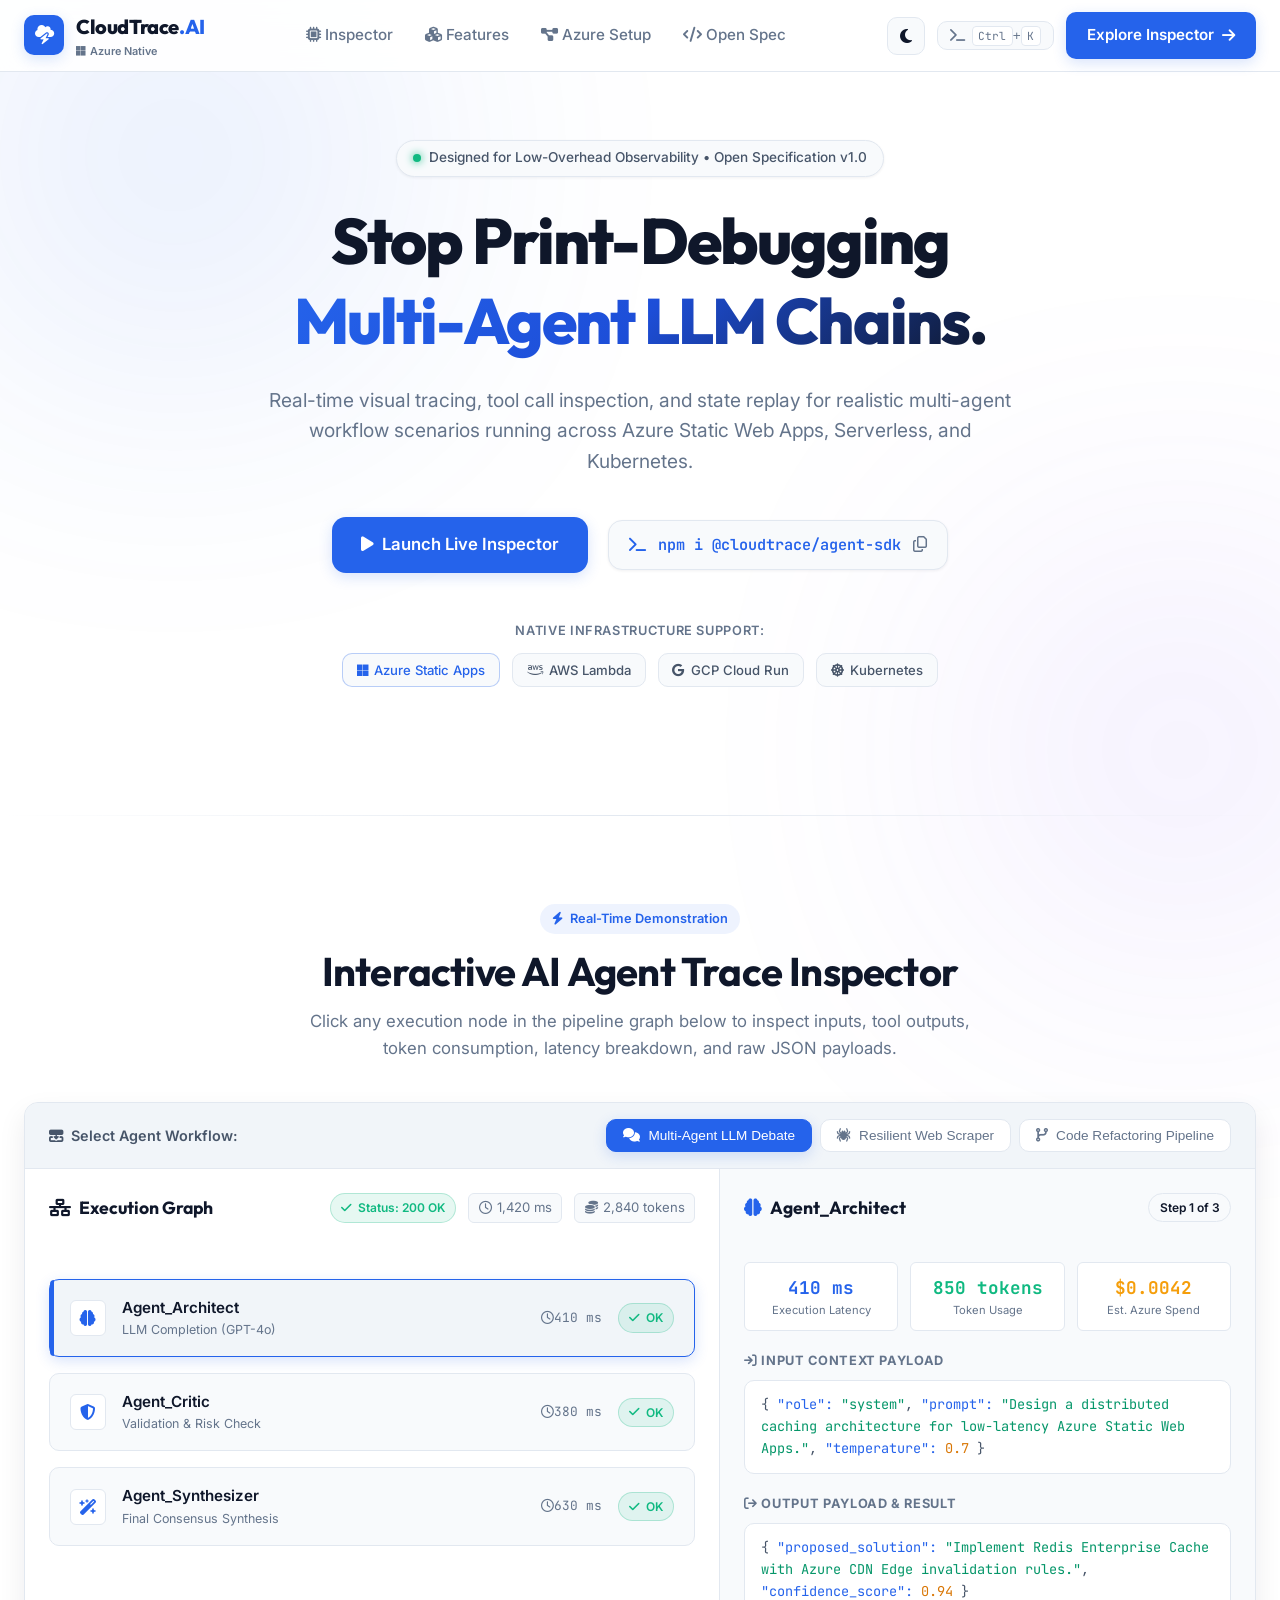
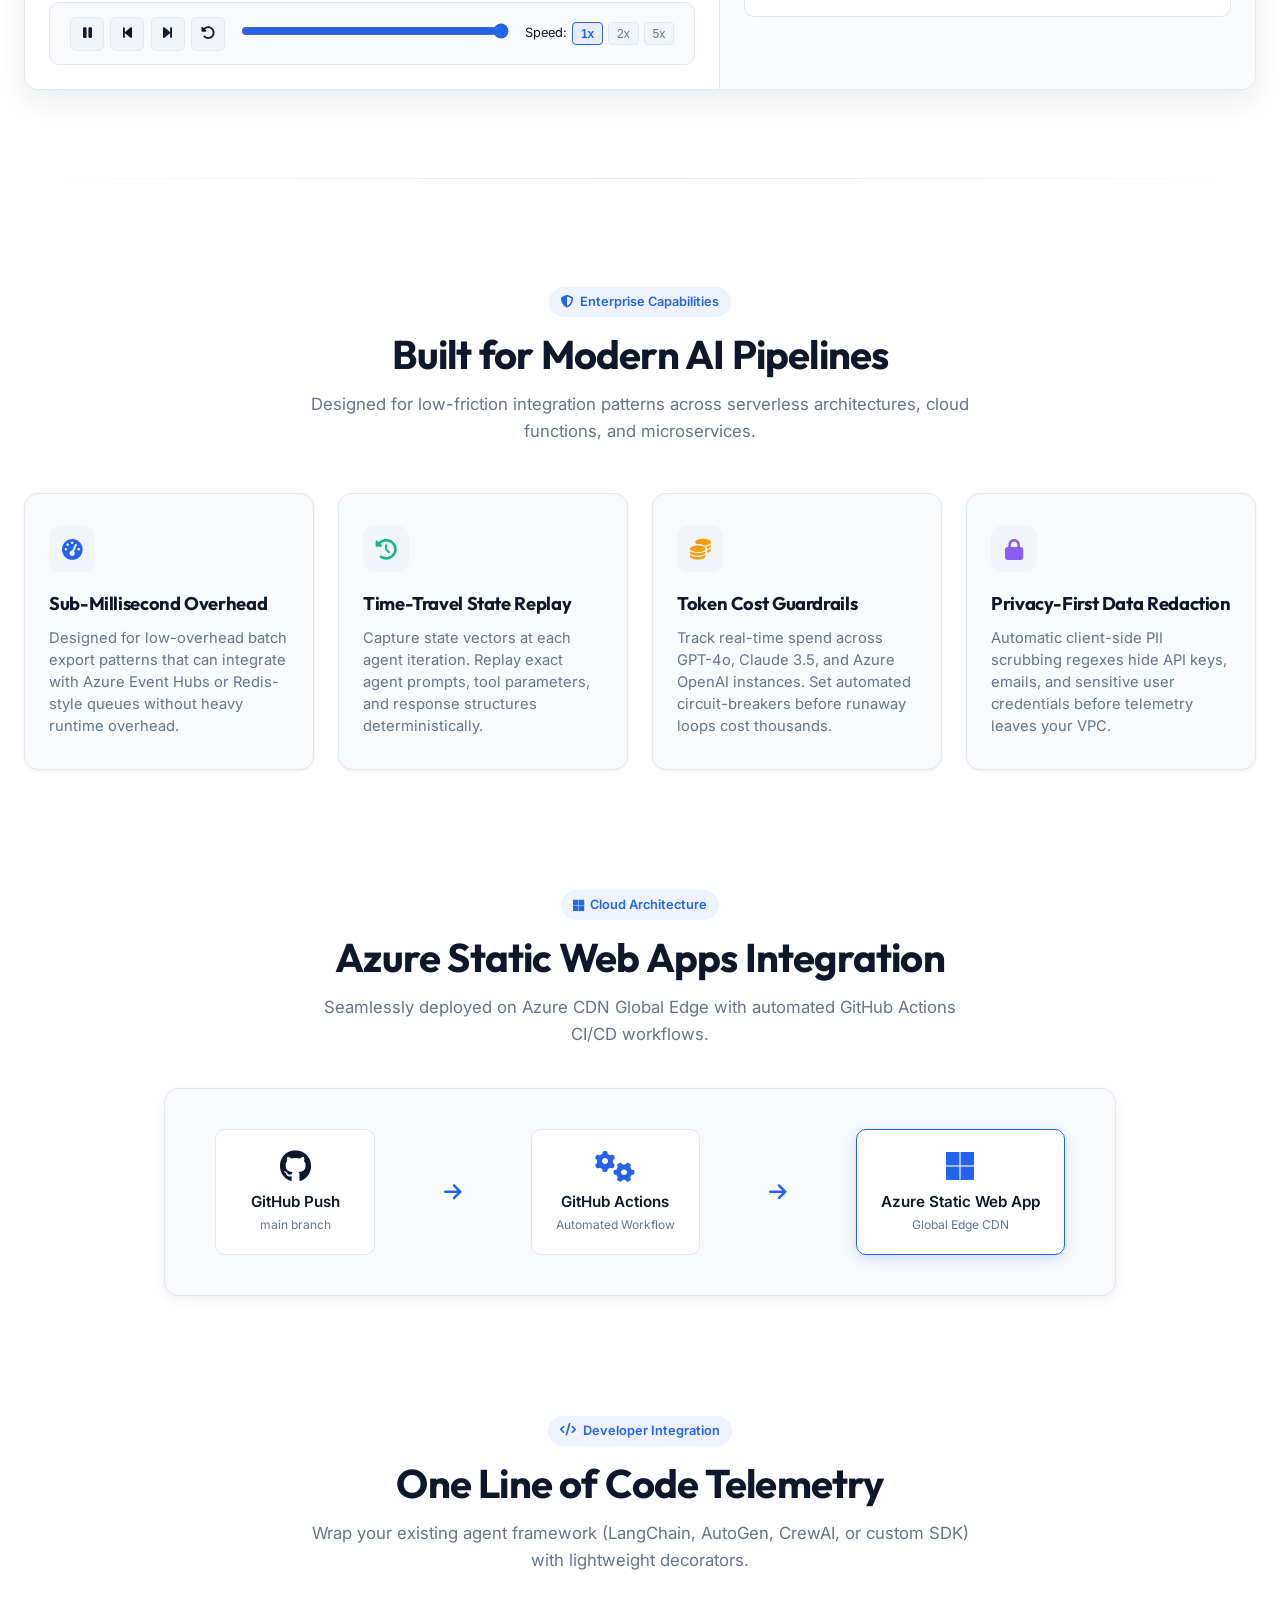
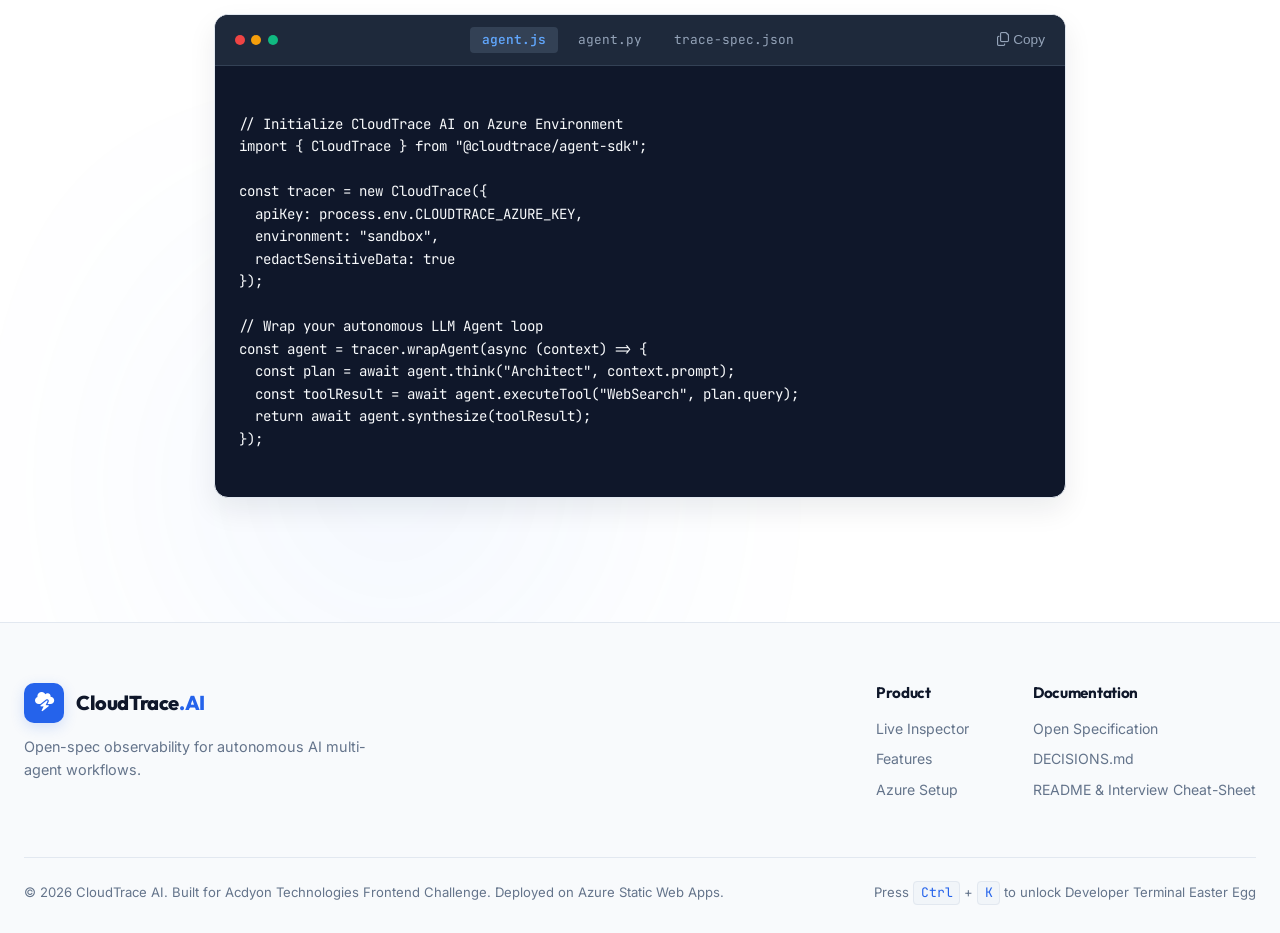
<file: index.html>
<!DOCTYPE html>
<html lang="en" data-theme="light">
<head>
  <meta charset="UTF-8" />
  <meta name="viewport" content="width=device-width, initial-scale=1.0" />
  <title>CloudTrace AI — Observability & Real-Time Inspector for Multi-Agent AI</title>
  <meta name="description" content="Open-spec debugger, step replay engine, and token cost visualizer for autonomous AI agents deployed on Azure, AWS, and Kubernetes." />
  
  <!-- Modern Fonts -->
  <link rel="preconnect" href="https://fonts.googleapis.com">
  <link rel="preconnect" href="https://fonts.gstatic.com" crossorigin>
  <link href="https://fonts.googleapis.com/css2?family=Inter:wght@300;400;500;600;700&family=JetBrains+Mono:ital,wght@0,400;0,500;0,600;0,700;1,400&family=Outfit:wght@400;500;600;700;800&display=swap" rel="stylesheet">
  
  <!-- FontAwesome 6 -->
  <link rel="stylesheet" href="https://cdnjs.cloudflare.com/ajax/libs/font-awesome/6.5.1/css/all.min.css" />

  <!-- Core Stylesheet -->
  <link rel="stylesheet" href="style.css" />
</head>
<body>

  <!-- Background Animated Gradients -->
  <div class="bg-glow bg-glow-1"></div>
  <div class="bg-glow bg-glow-2"></div>
  <div class="bg-glow bg-glow-3"></div>

  <!-- Navigation Bar -->
  <header class="navbar" id="navbar">
    <div class="nav-container">
      <a href="#" class="brand">
        <div class="brand-icon">
          <i class="fa-solid fa-cloud-bolt"></i>
        </div>
        <div class="brand-text">
          <span class="brand-name">CloudTrace<span class="brand-accent">.AI</span></span>
          <span class="brand-badge"><i class="fa-brands fa-microsoft"></i> Azure Native</span>
        </div>
      </a>

      <nav class="nav-links" id="navLinks">
        <a href="#inspector" class="nav-link"><i class="fa-solid fa-microchip me-1"></i> Inspector</a>
        <a href="#features" class="nav-link"><i class="fa-solid fa-cubes me-1"></i> Features</a>
        <a href="#architecture" class="nav-link"><i class="fa-solid fa-diagram-project me-1"></i> Azure Setup</a>
        <a href="#open-spec" class="nav-link"><i class="fa-solid fa-code me-1"></i> Open Spec</a>
      </nav>

      <div class="nav-actions">
        <!-- Dark/Light Theme Switcher -->
        <button id="themeToggle" class="theme-toggle-btn" aria-label="Toggle Dark/Light Mode" title="Toggle Theme">
          <i class="fa-solid fa-moon icon-dark"></i>
          <i class="fa-solid fa-sun icon-light"></i>
        </button>

        <!-- Easter Egg CLI Hint Trigger -->
        <button id="cliTriggerBtn" class="cli-hint-btn" title="Open Interactive CLI Modal (Ctrl + K)">
          <i class="fa-solid fa-terminal"></i>
          <span><kbd>Ctrl</kbd>+<kbd>K</kbd></span>
        </button>

        <!-- Primary CTA -->
        <a href="#inspector" class="btn btn-primary nav-cta">
          <span>Explore Inspector</span>
          <i class="fa-solid fa-arrow-right"></i>
        </a>

        <!-- Mobile Menu Toggle Button -->
        <button id="mobileMenuBtn" class="mobile-menu-btn" aria-label="Toggle Navigation Menu">
          <i class="fa-solid fa-bars"></i>
        </button>
      </div>
    </div>
  </header>

  <!-- Hero Section -->
  <section class="hero" id="hero">
    <div class="hero-container">
      <div class="hero-badge-row">
        <span class="hero-badge">
          <span class="pulse-dot"></span>
          <span>Designed for Low-Overhead Observability • Open Specification v1.0</span>
        </span>
      </div>

      <h1 class="hero-title">
        Stop Print-Debugging <br />
        <span class="text-gradient">Multi-Agent LLM Chains.</span>
      </h1>

      <p class="hero-subtitle">
        Real-time visual tracing, tool call inspection, and state replay for realistic multi-agent workflow scenarios running across Azure Static Web Apps, Serverless, and Kubernetes.
      </p>

      <div class="hero-actions">
        <a href="#inspector" class="btn btn-primary btn-lg">
          <i class="fa-solid fa-play"></i>
          <span>Launch Live Inspector</span>
        </a>

        <div class="hero-install-box">
          <i class="fa-solid fa-terminal text-accent"></i>
          <code id="installCmd">npm i @cloudtrace/agent-sdk</code>
          <button id="copyInstallBtn" class="copy-btn" title="Copy command">
            <i class="fa-regular fa-copy"></i>
          </button>
        </div>
      </div>

      <!-- Cloud Provider Integrity Bar -->
      <div class="cloud-providers">
        <span class="providers-label">Native Infrastructure Support:</span>
        <div class="provider-badges">
          <span class="provider-tag azure"><i class="fa-brands fa-microsoft"></i> Azure Static Apps</span>
          <span class="provider-tag aws"><i class="fa-brands fa-aws"></i> AWS Lambda</span>
          <span class="provider-tag gcp"><i class="fa-brands fa-google"></i> GCP Cloud Run</span>
          <span class="provider-tag k8s"><i class="fa-solid fa-dharmachakra"></i> Kubernetes</span>
        </div>
      </div>
    </div>
  </section>

  <!-- Section Divider -->
  <div class="section-divider"></div>

  <!-- Interactive Live Inspector Section -->
  <section class="inspector-section" id="inspector">
    <div class="section-header text-center">
      <span class="section-tag"><i class="fa-solid fa-bolt"></i> Real-Time Demonstration</span>
      <h2 class="section-title">Interactive AI Agent Trace Inspector</h2>
      <p class="section-desc">
        Click any execution node in the pipeline graph below to inspect inputs, tool outputs, token consumption, latency breakdown, and raw JSON payloads.
      </p>
    </div>

    <!-- Inspector Outer Container -->
    <div class="inspector-container">
      
      <!-- Scenario Selector Tabs -->
      <div class="scenario-bar">
        <div class="scenario-label">
          <i class="fa-solid fa-diagram-next"></i> Select Agent Workflow:
        </div>
        <div class="scenario-tabs">
          <button class="scenario-tab active" data-scenario="debate">
            <i class="fa-solid fa-comments"></i>
            <span>Multi-Agent LLM Debate</span>
          </button>
          <button class="scenario-tab" data-scenario="scraper">
            <i class="fa-solid fa-spider"></i>
            <span>Resilient Web Scraper</span>
          </button>
          <button class="scenario-tab" data-scenario="refactor">
            <i class="fa-solid fa-code-branch"></i>
            <span>Code Refactoring Pipeline</span>
          </button>
        </div>
      </div>

      <!-- Inspector Main Workspace Grid -->
      <div class="inspector-workspace">
        
        <!-- Left Panel: Execution Node Graph -->
        <div class="inspector-graph-panel">
          <div class="panel-header">
            <div class="panel-title">
              <i class="fa-solid fa-network-wired"></i>
              <span>Execution Graph</span>
            </div>
            <div class="execution-meta" id="graphMetaInfo">
              <span class="badge badge-success"><i class="fa-solid fa-check"></i> Status: 200 OK</span>
              <span class="meta-item"><i class="fa-regular fa-clock"></i> <span id="totalLatency">1,420 ms</span></span>
              <span class="meta-item"><i class="fa-solid fa-coins"></i> <span id="totalTokens">2,840 tokens</span></span>
            </div>
          </div>

          <!-- Nodes Chain Container -->
          <div class="nodes-chain" id="nodesChain">
            <!-- Dynamic Node Cards Generated by JavaScript -->
          </div>

          <!-- Timeline Playback Controls Bar -->
          <div class="playback-bar">
            <div class="playback-controls">
              <button id="btnPlayPause" class="playback-btn" title="Play/Pause Simulation">
                <i class="fa-solid fa-pause"></i>
              </button>
              <button id="btnStepPrev" class="playback-btn" title="Previous Step">
                <i class="fa-solid fa-step-backward"></i>
              </button>
              <button id="btnStepNext" class="playback-btn" title="Next Step">
                <i class="fa-solid fa-step-forward"></i>
              </button>
              <button id="btnReplay" class="playback-btn" title="Restart Playback">
                <i class="fa-solid fa-rotate-left"></i>
              </button>
            </div>

            <div class="timeline-slider-wrapper">
              <input type="range" id="timelineSlider" min="0" max="100" value="100" class="timeline-slider" />
            </div>

            <div class="speed-selector">
              <span class="speed-label">Speed:</span>
              <button class="speed-btn active" data-speed="1">1x</button>
              <button class="speed-btn" data-speed="2">2x</button>
              <button class="speed-btn" data-speed="5">5x</button>
            </div>
          </div>
        </div>

        <!-- Right Panel: Node Inspector Drawer -->
        <div class="inspector-details-panel" id="detailsPanel">
          <div class="panel-header">
            <div class="panel-title" id="nodeDetailTitle">
              <i class="fa-solid fa-microchip text-accent"></i>
              <span>Node Inspector</span>
            </div>
            <span class="badge" id="nodeDetailStatus">Selected: Node #01</span>
          </div>

          <div class="node-details-content" id="nodeDetailsContent">
            <!-- Dynamic Content Injected via JS -->
          </div>
        </div>

      </div>
    </div>
  </section>

  <!-- Section Divider -->
  <div class="section-divider"></div>

  <!-- Features Grid Section -->
  <section class="features-section" id="features">
    <div class="section-header text-center">
      <span class="section-tag"><i class="fa-solid fa-shield-halved"></i> Enterprise Capabilities</span>
      <h2 class="section-title">Built for Modern AI Pipelines</h2>
      <p class="section-desc">
        Designed for low-friction integration patterns across serverless architectures, cloud functions, and microservices.
      </p>
    </div>

    <div class="features-grid">
      <div class="feature-card">
        <div class="feature-icon text-azure">
          <i class="fa-solid fa-gauge-high"></i>
        </div>
        <h3 class="feature-title">Sub-Millisecond Overhead</h3>
        <p class="feature-text">
          Designed for low-overhead batch export patterns that can integrate with Azure Event Hubs or Redis-style queues without heavy runtime overhead.
        </p>
      </div>

      <div class="feature-card">
        <div class="feature-icon text-emerald">
          <i class="fa-solid fa-clock-rotate-left"></i>
        </div>
        <h3 class="feature-title">Time-Travel State Replay</h3>
        <p class="feature-text">
          Capture state vectors at each agent iteration. Replay exact agent prompts, tool parameters, and response structures deterministically.
        </p>
      </div>

      <div class="feature-card">
        <div class="feature-icon text-amber">
          <i class="fa-solid fa-coins"></i>
        </div>
        <h3 class="feature-title">Token Cost Guardrails</h3>
        <p class="feature-text">
          Track real-time spend across GPT-4o, Claude 3.5, and Azure OpenAI instances. Set automated circuit-breakers before runaway loops cost thousands.
        </p>
      </div>

      <div class="feature-card">
        <div class="feature-icon text-purple">
          <i class="fa-solid fa-lock"></i>
        </div>
        <h3 class="feature-title">Privacy-First Data Redaction</h3>
        <p class="feature-text">
          Automatic client-side PII scrubbing regexes hide API keys, emails, and sensitive user credentials before telemetry leaves your VPC.
        </p>
      </div>
    </div>
  </section>

  <!-- Azure Architecture Section -->
  <section class="architecture-section" id="architecture">
    <div class="section-header text-center">
      <span class="section-tag"><i class="fa-brands fa-microsoft"></i> Cloud Architecture</span>
      <h2 class="section-title">Azure Static Web Apps Integration</h2>
      <p class="section-desc">
        Seamlessly deployed on Azure CDN Global Edge with automated GitHub Actions CI/CD workflows.
      </p>
    </div>

    <div class="arch-card">
      <div class="arch-diagram">
        <div class="arch-node">
          <i class="fa-brands fa-github text-white"></i>
          <span>GitHub Push</span>
          <small>main branch</small>
        </div>
        <div class="arch-arrow"><i class="fa-solid fa-arrow-right"></i></div>
        <div class="arch-node active">
          <i class="fa-solid fa-gears text-azure"></i>
          <span>GitHub Actions</span>
          <small>Automated Workflow</small>
        </div>
        <div class="arch-arrow"><i class="fa-solid fa-arrow-right"></i></div>
        <div class="arch-node azure-node">
          <i class="fa-brands fa-microsoft text-azure"></i>
          <span>Azure Static Web App</span>
          <small>Global Edge CDN</small>
        </div>
      </div>
    </div>
  </section>

  <!-- Open Specification Code Snippet -->
  <section class="open-spec-section" id="open-spec">
    <div class="section-header text-center">
      <span class="section-tag"><i class="fa-solid fa-code"></i> Developer Integration</span>
      <h2 class="section-title">One Line of Code Telemetry</h2>
      <p class="section-desc">
        Wrap your existing agent framework (LangChain, AutoGen, CrewAI, or custom SDK) with lightweight decorators.
      </p>
    </div>

    <div class="code-editor-card">
      <div class="editor-header">
        <div class="editor-dots">
          <span class="dot red"></span>
          <span class="dot yellow"></span>
          <span class="dot green"></span>
        </div>
        <div class="editor-tabs">
          <button class="editor-tab active" data-lang="js">agent.js</button>
          <button class="editor-tab" data-lang="py">agent.py</button>
          <button class="editor-tab" data-lang="json">trace-spec.json</button>
        </div>
        <button id="copyCodeBtn" class="btn-copy-code"><i class="fa-regular fa-copy"></i> Copy</button>
      </div>

      <div class="editor-body">
        <pre><code id="codeSnippet" class="language-javascript">
// Initialize CloudTrace AI on Azure Environment
import { CloudTrace } from "@cloudtrace/agent-sdk";

const tracer = new CloudTrace({
  apiKey: process.env.CLOUDTRACE_AZURE_KEY,
  environment: "sandbox",
  redactSensitiveData: true
});

// Wrap your autonomous LLM Agent loop
const agent = tracer.wrapAgent(async (context) => {
  const plan = await agent.think("Architect", context.prompt);
  const toolResult = await agent.executeTool("WebSearch", plan.query);
  return await agent.synthesize(toolResult);
});
        </code></pre>
      </div>
    </div>
  </section>

  <!-- Footer Section -->
  <footer class="footer">
    <div class="footer-container">
      <div class="footer-brand">
        <div class="brand">
          <i class="fa-solid fa-cloud-bolt brand-icon"></i>
          <span class="brand-name">CloudTrace<span class="brand-accent">.AI</span></span>
        </div>
        <p class="footer-tagline">Open-spec observability for autonomous AI multi-agent workflows.</p>
      </div>

      <div class="footer-links">
        <div class="footer-col">
          <h4>Product</h4>
          <a href="#inspector">Live Inspector</a>
          <a href="#features">Features</a>
          <a href="#architecture">Azure Setup</a>
        </div>
        <div class="footer-col">
          <h4>Documentation</h4>
          <a href="#open-spec">Open Specification</a>
          <a href="DECISIONS.md" target="_blank">DECISIONS.md</a>
          <a href="README.md" target="_blank">README & Interview Cheat-Sheet</a>
        </div>
      </div>
    </div>

    <div class="footer-bottom">
      <p>&copy; 2026 CloudTrace AI. Built for Acdyon Technologies Frontend Challenge. Deployed on Azure Static Web Apps.</p>
      <p class="cli-hint">Press <kbd>Ctrl</kbd> + <kbd>K</kbd> to unlock Developer Terminal Easter Egg</p>
    </div>
  </footer>

  <!-- Modal: Developer Terminal Easter Egg -->
  <div class="cli-modal-overlay" id="cliModal">
    <div class="cli-modal-content">
      <div class="cli-modal-header">
        <div class="cli-title">
          <i class="fa-solid fa-terminal text-accent me-2"></i>
          <span>CloudTrace Developer Terminal v1.0.4 [/sys/trace]</span>
        </div>
        <button id="cliCloseBtn" class="cli-close-btn" aria-label="Close modal">&times;</button>
      </div>
      <div class="cli-modal-body" id="cliOutput">
        <div class="cli-line">Welcome to CloudTrace AI Developer CLI Console.</div>
        <div class="cli-line text-muted">Type <span class="text-accent">'help'</span> to see available diagnostic commands.</div>
        <div class="cli-line text-muted">Or try typing <span class="text-accent">'status'</span>, <span class="text-accent">'azure'</span>, <span class="text-accent">'theme'</span>, or <span class="text-accent">'nodes'</span>.</div>
        <br />
      </div>
      <div class="cli-input-row">
        <span class="cli-prompt">cloudtrace-cli:~#</span>
        <input type="text" id="cliInput" class="cli-input" placeholder="Type a command (e.g. 'help', 'status', 'azure')..." autofocus />
      </div>
    </div>
  </div>

  <!-- Toast Notification Container -->
  <div id="toast" class="toast"></div>

  <!-- Application Logic -->
  <script src="script.js"></script>
</body>
</html>
</file>
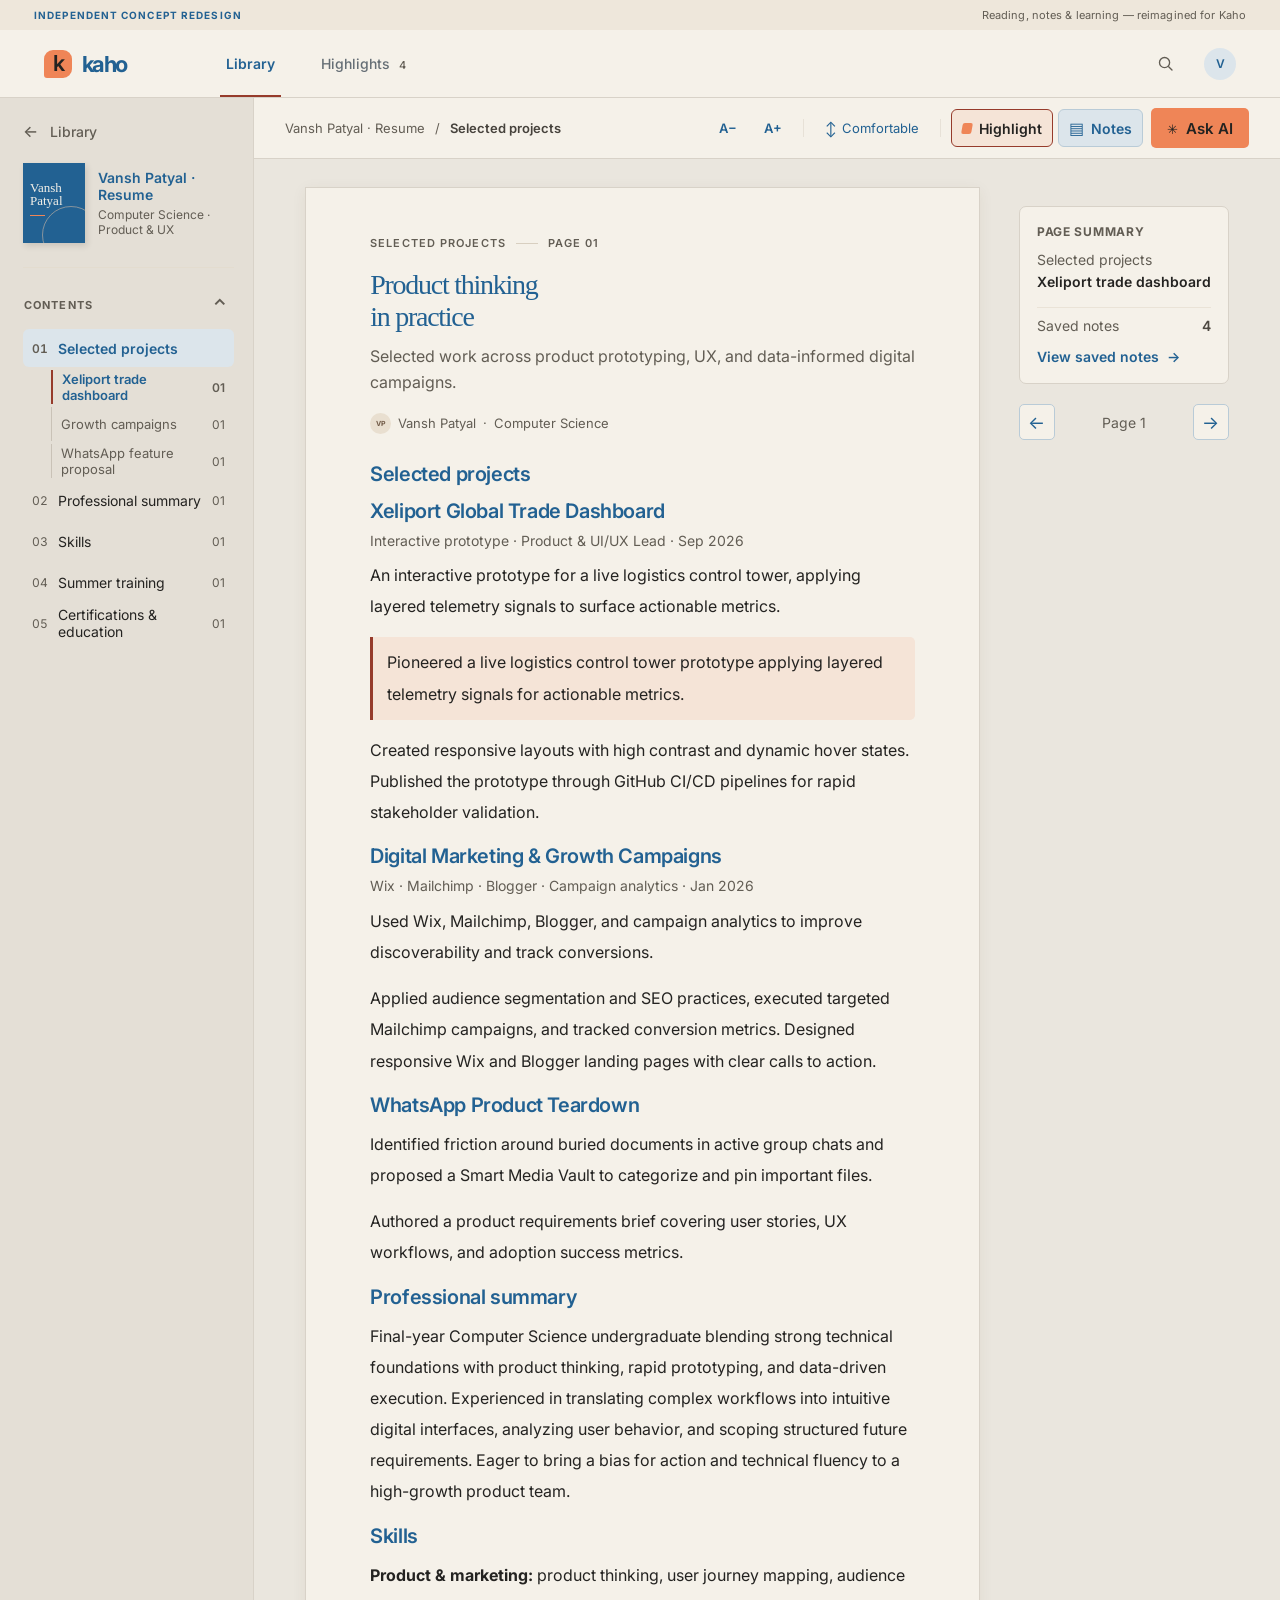
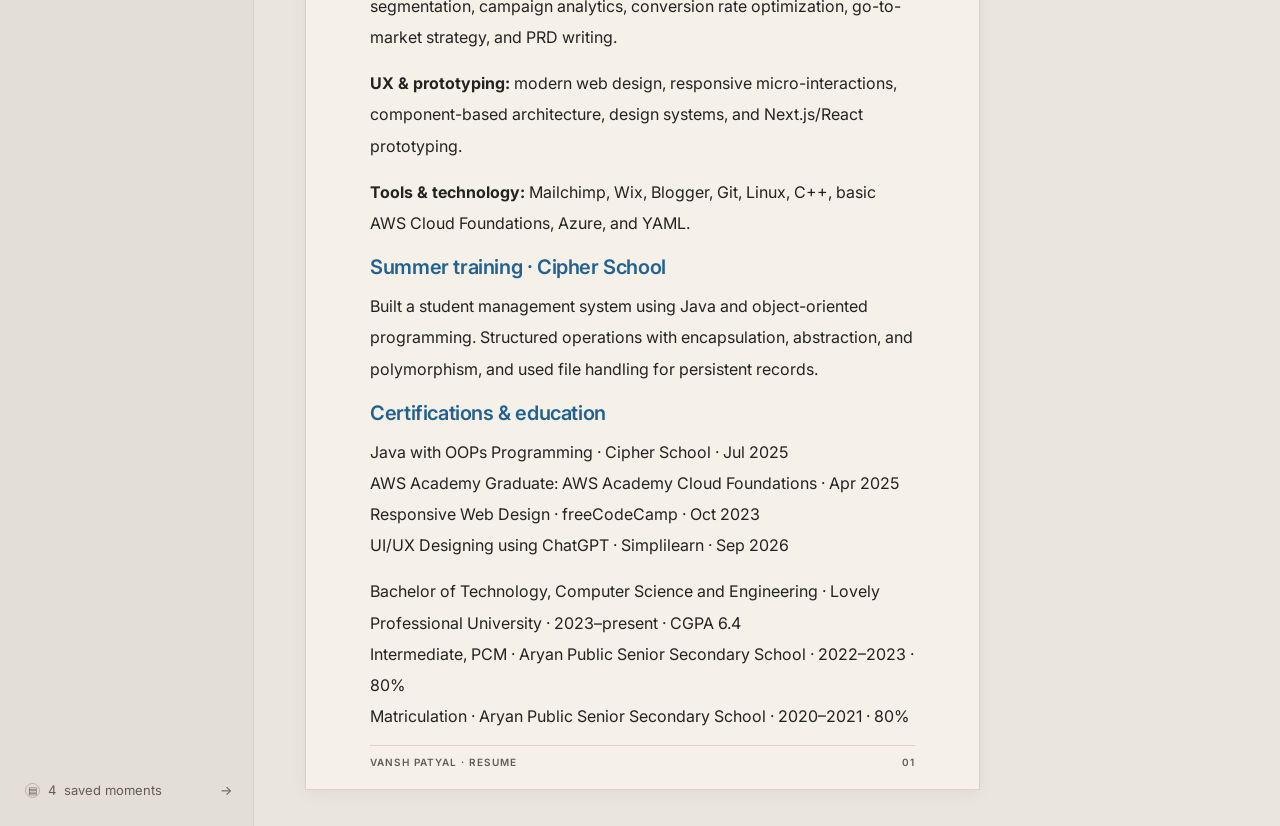
<file: kaho-concept.html>
<!doctype html>
<html lang="en">
<head>
  <meta charset="utf-8">
  <meta name="viewport" content="width=device-width, initial-scale=1">
  <meta name="description" content="Independent Kaho reading and learning app redesign concept.">
  <title>Kaho — Independent CV Reading Concept</title>
  <link rel="preconnect" href="https://fonts.googleapis.com">
  <link rel="preconnect" href="https://fonts.gstatic.com" crossorigin>
  <link href="https://fonts.googleapis.com/css2?family=Inter:wght@400;500;600;700&display=swap" rel="stylesheet">
  <link rel="stylesheet" href="kaho-concept.css">
</head>
<body>
  <div class="concept-bar">
    <span>INDEPENDENT CONCEPT REDESIGN</span>
    <span>Reading, notes &amp; learning — reimagined for Kaho</span>
  </div>

  <header class="topbar">
    <a class="brand" href="#" aria-label="Kaho home" data-screen-link="reading">
      <span class="brand-mark" aria-hidden="true">k</span>
      <span>kaho</span>
    </a>

    <nav class="primary-nav" aria-label="Main navigation">
      <button class="top-link active" data-screen-link="reading">Library</button>
      <button class="top-link" data-screen-link="notes">Highlights <span class="nav-count" data-saved-count>4</span></button>
    </nav>

    <div class="top-actions">
      <button class="icon-button search-trigger" aria-label="Search" title="Search">
        <svg viewBox="0 0 24 24" aria-hidden="true"><circle cx="10.8" cy="10.8" r="6.4"></circle><path d="m16 16 4.2 4.2"></path></svg>
      </button>
      <button class="profile-button" aria-label="Profile">V</button>
    </div>
  </header>

  <main>
    <section class="screen reading-screen active" id="screen-reading" aria-label="Focused reading">
      <aside class="sidebar">
        <button class="back-link"><span aria-hidden="true">←</span> Library</button>
        <div class="book-summary">
          <div class="book-cover" aria-hidden="true">
            <span class="cover-kicker">PRODUCT &amp; TECHNOLOGY</span>
            <span class="cover-title">Vansh<br>Patyal</span>
            <span class="cover-rule"></span>
            <span class="cover-author">SELECTED WORK</span>
          </div>
          <div class="book-meta">
            <h2>Vansh Patyal · Resume</h2>
            <p>Computer Science · Product &amp; UX</p>
          </div>
        </div>

        <div class="sidebar-heading">
          <span>CONTENTS</span>
          <button class="quiet-icon" aria-label="Collapse contents">⌃</button>
        </div>
        <nav class="toc" aria-label="Table of contents">
          <button class="toc-item active" data-section="projects"><span class="toc-number">01</span><span>Selected projects</span></button>
          <button class="toc-subitem active" data-section="xeliport">Xeliport trade dashboard <span>01</span></button>
          <button class="toc-subitem" data-section="growth">Growth campaigns <span>01</span></button>
          <button class="toc-subitem" data-section="whatsapp">WhatsApp feature proposal <span>01</span></button>
          <button class="toc-item" data-section="summary"><span class="toc-number">02</span><span>Professional summary</span><span class="toc-page">01</span></button>
          <button class="toc-item" data-section="skills"><span class="toc-number">03</span><span>Skills</span><span class="toc-page">01</span></button>
          <button class="toc-item" data-section="training"><span class="toc-number">04</span><span>Summer training</span><span class="toc-page">01</span></button>
          <button class="toc-item" data-section="education"><span class="toc-number">05</span><span>Certifications &amp; education</span><span class="toc-page">01</span></button>
        </nav>

        <div class="sidebar-bottom">
          <button class="sidebar-help" data-screen-link="notes"><span class="help-icon">▤</span> <span data-saved-count>4</span> saved moments <span class="sidebar-arrow">→</span></button>
        </div>
      </aside>

      <div class="reading-area">
        <div class="reader-toolbar">
          <div class="breadcrumb"><span>Vansh Patyal · Resume</span><span class="crumb-divider">/</span><strong>Selected projects</strong></div>
          <div class="toolbar-controls">
            <button class="tool-button" aria-label="Decrease font size" title="Decrease font size" data-font="decrease">A−</button>
            <button class="tool-button" aria-label="Increase font size" title="Increase font size" data-font="increase">A+</button>
            <span class="toolbar-separator"></span>
            <button class="tool-button spacing-button" title="Adjust line spacing">↕ <span>Comfortable</span></button>
            <span class="toolbar-separator"></span>
            <button class="action-button is-active" id="highlight-action" aria-pressed="true"><span class="highlight-icon"></span> Highlight</button>
            <button class="action-button" data-screen-link="notes"><span class="note-icon">▤</span> Notes</button>
            <button class="primary-button compact" data-screen-link="ai"><span class="sparkle">✳</span> Ask AI</button>
          </div>
        </div>

        <div class="reader-content">
          <article class="document-page">
            <div class="page-eyebrow"><span>SELECTED PROJECTS</span><span class="eyebrow-line"></span><span>PAGE 01</span></div>
            <h1>Product thinking<br>in practice</h1>
            <p class="page-deck">Selected work across product prototyping, UX, and data-informed digital campaigns.</p>
            <div class="author-line"><span class="author-avatar">VP</span><span>Vansh Patyal</span><span class="author-dot">·</span><span>Computer Science</span></div>

            <div class="article-copy" id="article-copy">
              <h2 id="projects">Selected projects</h2>
              <h2 id="xeliport">Xeliport Global Trade Dashboard</h2>
              <p class="project-caption">Interactive prototype · Product &amp; UI/UX Lead · Sep 2026</p>
              <p>An interactive prototype for a live logistics control tower, applying layered telemetry signals to surface actionable metrics.</p>
              <p class="selected-passage source-passage" id="selected-passage">Pioneered a live logistics control tower prototype applying layered telemetry signals for actionable metrics.</p>
              <p id="responsive-passage" class="source-passage">Created responsive layouts with high contrast and dynamic hover states. Published the prototype through GitHub CI/CD pipelines for rapid stakeholder validation.</p>
              <h2 id="growth">Digital Marketing &amp; Growth Campaigns</h2>
              <p class="project-caption">Wix · Mailchimp · Blogger · Campaign analytics · Jan 2026</p>
              <p>Used Wix, Mailchimp, Blogger, and campaign analytics to improve discoverability and track conversions.</p>
              <p id="marketing-passage" class="source-passage">Applied audience segmentation and SEO practices, executed targeted Mailchimp campaigns, and tracked conversion metrics. Designed responsive Wix and Blogger landing pages with clear calls to action.</p>
              <h2 id="whatsapp">WhatsApp Product Teardown</h2>
              <p id="whatsapp-passage" class="source-passage">Identified friction around buried documents in active group chats and proposed a Smart Media Vault to categorize and pin important files.</p>
              <p>Authored a product requirements brief covering user stories, UX workflows, and adoption success metrics.</p>
              <h2 id="summary">Professional summary</h2>
              <p>Final-year Computer Science undergraduate blending strong technical foundations with product thinking, rapid prototyping, and data-driven execution. Experienced in translating complex workflows into intuitive digital interfaces, analyzing user behavior, and scoping structured future requirements. Eager to bring a bias for action and technical fluency to a high-growth product team.</p>
              <h2 id="skills">Skills</h2>
              <p><strong>Product &amp; marketing:</strong> product thinking, user journey mapping, audience segmentation, campaign analytics, conversion rate optimization, go-to-market strategy, and PRD writing.</p>
              <p><strong>UX &amp; prototyping:</strong> modern web design, responsive micro-interactions, component-based architecture, design systems, and Next.js/React prototyping.</p>
              <p><strong>Tools &amp; technology:</strong> Mailchimp, Wix, Blogger, Git, Linux, C++, basic AWS Cloud Foundations, Azure, and YAML.</p>
              <h2 id="training">Summer training · Cipher School</h2>
              <p>Built a student management system using Java and object-oriented programming. Structured operations with encapsulation, abstraction, and polymorphism, and used file handling for persistent records.</p>
              <h2 id="education">Certifications &amp; education</h2>
              <p>Java with OOPs Programming · Cipher School · Jul 2025<br>AWS Academy Graduate: AWS Academy Cloud Foundations · Apr 2025<br>Responsive Web Design · freeCodeCamp · Oct 2023<br>UI/UX Designing using ChatGPT · Simplilearn · Sep 2026</p>
              <p>Bachelor of Technology, Computer Science and Engineering · Lovely Professional University · 2023–present · CGPA 6.4<br>Intermediate, PCM · Aryan Public Senior Secondary School · 2022–2023 · 80%<br>Matriculation · Aryan Public Senior Secondary School · 2020–2021 · 80%</p>
            </div>

            <div class="page-footer"><span>VANSH PATYAL · RESUME</span><span>01</span></div>
          </article>

          <aside class="reading-rail">
            <div class="rail-card">
              <div class="rail-card-heading">PAGE SUMMARY</div>
              <p class="page-summary">Selected projects<br><strong>Xeliport trade dashboard</strong></p>
              <div class="session-divider"></div>
              <div class="session-stat"><span>Saved notes</span><strong data-saved-count>4</strong></div>
              <button class="rail-card-link" data-screen-link="notes">View saved notes <span>→</span></button>
            </div>
            <div class="page-control"><button aria-label="Previous page">←</button><span>Page 1</span><button aria-label="Next page">→</button></div>
          </aside>
        </div>
      </div>
    </section>

    <section class="screen ai-screen" id="screen-ai" aria-label="Ask AI about the passage">
      <div class="ai-workspace">
        <div class="ai-document-column">
          <div class="workspace-toolbar">
            <button class="back-to-reading" data-screen-link="reading">← <span>Back to reading</span></button>
            <div class="workspace-document-label"><span class="tiny-book">▤</span><span>Vansh Patyal · Resume</span><span class="crumb-divider">·</span><span>Page 1</span></div>
            <span class="reading-pill"><span></span> Reading</span>
          </div>
          <div class="ai-document">
            <div class="page-eyebrow"><span>SELECTED PROJECTS</span><span class="eyebrow-line"></span><span>PAGE 01</span></div>
            <h1>Product thinking<br>in practice</h1>
            <p class="page-deck">Selected work across product prototyping, UX, and data-informed digital campaigns.</p>
            <div class="author-line"><span class="author-avatar">VP</span><span>Vansh Patyal</span><span class="author-dot">·</span><span>Computer Science</span></div>
            <div class="article-copy">
              <h2>Xeliport Global Trade Dashboard</h2>
              <p>An interactive prototype for a live logistics control tower, applying layered telemetry signals to surface actionable metrics.</p>
              <p class="selected-passage">Pioneered a live logistics control tower prototype applying layered telemetry signals for actionable metrics.</p>
              <p>Created responsive layouts with high contrast and dynamic hover states. Published the prototype through GitHub CI/CD pipelines for rapid stakeholder validation.</p>
            </div>
          </div>
          <div class="source-chip"><span class="source-mark">“</span><span>Selected source passage from <strong>Vansh Patyal · Resume</strong>, page 1</span><button data-screen-link="reading">View passage</button></div>
        </div>

        <aside class="assistant-panel">
          <div class="assistant-header">
            <div class="assistant-title"><span class="assistant-avatar">✳</span><div><strong>Ask Kaho</strong><small>Understand what you're reading</small></div></div>
            <button class="quiet-icon" data-screen-link="reading" aria-label="Close AI panel">×</button>
          </div>
          <div class="assistant-thread">
            <div class="thread-label">SELECTED FROM YOUR READING <span>PAGE 01</span></div>
            <blockquote>“Pioneered a live logistics control tower prototype applying layered telemetry signals for actionable metrics.”</blockquote>
            <div class="thread-rule"><span></span><small>YOUR QUESTION</small></div>
            <div class="user-message">Explain the telemetry idea simply</div>
            <div class="ai-response">
              <div class="response-heading"><span class="assistant-avatar small">✳</span><strong>Example explanation</strong></div>
              <p>This describes a dashboard concept that brings logistics signals into one view, so people can use those signals to make decisions.</p>
              <p>The CV describes a prototype; it does not claim a production deployment or measured business impact.</p>
              <div class="response-source">Illustrative response <span>·</span> Not connected to an AI service</div>
              <button class="save-note-button" id="save-explanation"><span>＋</span> Save explanation as note</button>
              <span class="saved-feedback" id="saved-feedback" role="status">Saved to your notes</span>
            </div>
          </div>
          <div class="composer-area">
            <div class="suggestion-row"><button class="prompt-chip">What does telemetry mean?</button><button class="prompt-chip">Summarize this project</button></div>
            <form class="composer" id="question-form">
              <textarea id="question-input" rows="2" placeholder="Ask about this passage…" aria-label="Ask about this passage"></textarea>
              <div class="composer-bottom"><span>Example only · AI service not connected</span><button type="submit" aria-label="Send question">↑</button></div>
            </form>
          </div>
        </aside>
      </div>
    </section>

    <section class="screen notes-screen" id="screen-notes" aria-label="Notes and highlights">
      <div class="notes-layout">
        <aside class="notes-sidebar">
          <div class="notes-sidebar-heading"><div><span class="section-kicker">YOUR STUDY SPACE</span><h1>Notes &amp; highlights</h1></div><button class="more-button" aria-label="More options">···</button></div>
          <div class="notes-search"><span class="search-glyph"></span><input type="search" placeholder="Find a note or highlight" aria-label="Find a note or highlight"><kbd>⌘ K</kbd></div>
          <div class="filter-row"><button class="filter-button active" data-filter="all">All <span>4</span></button><button class="filter-button" data-filter="HIGHLIGHT">Highlights <span>2</span></button><button class="filter-button" data-filter="NOTE">Notes <span>2</span></button></div>
          <div class="collection-label"><span>VANSH PATYAL · RESUME</span><button aria-label="Sort notes">↓</button></div>
          <div class="note-list">
            <button class="note-list-item active" data-note="xeliport">
              <span class="note-color"></span><span class="note-item-content"><strong>Layered signals, actionable metrics</strong><span>“Pioneered a live logistics control tower…”</span><small>Selected projects · Page 1 <i>·</i> Highlight</small></span><span class="note-item-arrow">›</span>
            </button>
            <button class="note-list-item" data-note="responsive">
              <span class="note-color pale"></span><span class="note-item-content"><strong>Responsive UI details</strong><span>“High-contrast layouts and dynamic hover…”</span><small>Selected projects · Page 1 <i>·</i> Note</small></span><span class="note-item-arrow">›</span>
            </button>
            <button class="note-list-item" data-note="marketing">
              <span class="note-color"></span><span class="note-item-content"><strong>Campaign analytics</strong><span>“Audience segmentation and SEO practices…”</span><small>Selected projects · Page 1 <i>·</i> Highlight</small></span><span class="note-item-arrow">›</span>
            </button>
            <button class="note-list-item" data-note="whatsapp">
              <span class="note-color pale"></span><span class="note-item-content"><strong>Smart Media Vault proposal</strong><span>“Categorize and pin essential files…”</span><small>Selected projects · Page 1 <i>·</i> Note</small></span><span class="note-item-arrow">›</span>
            </button>
          </div>
          <div class="notes-sidebar-footer"><span class="tiny-book">▤</span><span><span data-saved-count>4</span> saved moments</span><button aria-label="More saved moments">···</button></div>
        </aside>

        <div class="note-detail-area">
          <div class="note-detail-top">
            <div class="breadcrumb"><span>Study space</span><span class="crumb-divider">/</span><strong>Vansh Patyal · Resume</strong></div>
            <button class="open-document-button" data-screen-link="reading"><span>↗</span> Open in document</button>
          </div>
          <div class="note-detail-content">
            <div class="note-detail-main">
              <div class="detail-label"><span class="detail-label-dot"></span> HIGHLIGHT <span class="detail-divider">·</span> SELECTED PROJECTS</div>
              <h2 id="detail-title">Layered signals, actionable metrics</h2>
              <blockquote class="highlight-quote" id="detail-quote">“Pioneered a live logistics control tower prototype applying layered telemetry signals for actionable metrics.”</blockquote>
              <div class="quote-reference"><span class="quote-book-icon">▤</span><span><strong>Vansh Patyal · Resume</strong><small id="detail-reference">Selected projects · Page 1</small></span><button class="page-link" data-screen-link="reading">Go to page <span>→</span></button></div>

              <div class="annotation-card">
                <div class="annotation-heading"><div class="annotation-author"><span class="author-avatar small-avatar">A</span><span><strong>Your note</strong><small>Added today at 10:42 AM</small></span></div><button class="quiet-icon" aria-label="More note options">···</button></div>
                <div class="annotation-body" id="annotation-body">Keep this framed as a prototype. The strongest detail is how the design connects layered signals with actionable metrics.</div>
                <button class="edit-note-button" id="edit-note"><span>✎</span> Edit note</button>
              </div>

              <div class="detail-actions"><button class="secondary-button" id="copy-quote"><span>▢</span> Copy passage</button><button class="secondary-button" id="ask-from-note" data-screen-link="ai"><span class="sparkle">✳</span> Ask AI about this</button></div>
            </div>
            <aside class="note-context">
              <div class="context-card">
                <span class="section-kicker">IN THIS DOCUMENT</span>
                <h3>Selected projects</h3>
                <p>Resume <span>·</span> Product &amp; UX work</p>
                <div class="context-progress"><span></span></div>
                <button data-screen-link="reading">Continue reading <span>→</span></button>
              </div>
              <div class="context-tip"><span class="tip-icon">✳</span><div><strong>Project context</strong><p>This is a prototype concept, not a production deployment.</p><button data-screen-link="reading">Review project passage <span>→</span></button></div></div>
            </aside>
          </div>
          <div class="notes-bottom-bar"><span><span class="saved-check">•</span> Independent concept · your CV content</span><span>Edits reset when refreshed</span></div>
        </div>
      </div>
    </section>
  </main>
  <div class="toast" id="toast" role="status"></div>
  <script src="kaho-concept.js"></script>
</body>
</html>
</file>
<file: style.css>
/* ==========================================================================
   CloudTrace AI — Minimalist Cool Grey Design System (SaaS / Tech Aesthetic)
   Colors:
   - Background: Soft Pure White (#FFFFFF)
   - Surface / Cards: Light Cool Grey (#F8FAFC)
   - Primary Text: Dark Charcoal (#0F172A)
   - Primary Accent: Electric Blue (#2563EB)
   - Secondary Accent: Slate Grey (#64748B)
   - Border: Crisp Light Slate (#E2E8F0)
   ========================================================================== */

/* --------------------------------------------------------------------------
   1. CSS CUSTOM PROPERTIES / THEME TOKENS
   -------------------------------------------------------------------------- */
:root {
  /* Typography */
  --font-heading: 'Outfit', -apple-system, BlinkMacSystemFont, sans-serif;
  --font-body: 'Inter', -apple-system, BlinkMacSystemFont, sans-serif;
  --font-mono: 'JetBrains Mono', monospace;

  /* Minimalist Cool Grey Theme Defaults (Light SaaS Aesthetic) */
  --bg-primary: #ffffff;             /* Soft Pure White */
  --bg-surface: #f8fafc;             /* Light Cool Grey */
  --bg-surface-elevated: #f1f5f9;    /* Elevated Slate Grey */
  --bg-glass: rgba(255, 255, 255, 0.9);
  --bg-card: #f8fafc;

  --text-primary: #0f172a;           /* Dark Charcoal */
  --text-secondary: #475569;         /* Slate Medium */
  --text-muted: #64748b;             /* Slate Grey */

  --border-color: #e2e8f0;           /* Soft Slate Border */
  --border-glow: #cbd5e1;

  /* Accent Palette */
  --accent-azure: #2563eb;           /* Electric Blue */
  --accent-azure-light: #3b82f6;
  --accent-azure-glow: rgba(37, 99, 235, 0.08);

  --color-success: #10b981;          /* Emerald Green */
  --color-success-glow: rgba(16, 185, 129, 0.1);
  --color-warning: #f59e0b;          /* Amber */
  --color-warning-glow: rgba(245, 158, 11, 0.1);
  --color-error: #ef4444;            /* Red */
  --color-purple: #8b5cf6;

  /* Shadows & Glass */
  --shadow-sm: 0 1px 3px rgba(15, 23, 42, 0.06);
  --shadow-md: 0 4px 12px rgba(15, 23, 42, 0.06);
  --shadow-lg: 0 12px 28px rgba(15, 23, 42, 0.08);
  --shadow-azure: 0 4px 14px rgba(37, 99, 235, 0.18);
  --backdrop-blur: blur(12px);

  --radius-sm: 6px;
  --radius-md: 10px;
  --radius-lg: 14px;
  --radius-full: 9999px;

  --transition-fast: 0.15s ease;
  --transition-normal: 0.25s ease;
  --transition-slow: 0.4s ease;
}

/* Dark Mode Support (Minimalist Slate Dark) */
[data-theme="dark"] {
  --bg-primary: #0f172a;             /* Dark Charcoal */
  --bg-surface: #1e293b;             /* Slate Surface */
  --bg-surface-elevated: #334155;    /* Elevated Slate */
  --bg-glass: rgba(15, 23, 42, 0.85);
  --bg-card: #1e293b;

  --text-primary: #f8fafc;           /* Light Cool Grey */
  --text-secondary: #cbd5e1;
  --text-muted: #94a3b8;             /* Slate Grey */

  --border-color: #334155;
  --border-glow: #475569;

  --accent-azure-glow: rgba(59, 130, 246, 0.15);
  --shadow-lg: 0 12px 32px rgba(0, 0, 0, 0.3);
}

/* --------------------------------------------------------------------------
   2. RESET & BASE STYLES
   -------------------------------------------------------------------------- */
* {
  box-sizing: border-box;
  margin: 0;
  padding: 0;
}

html {
  scroll-behavior: smooth;
  font-size: 16px;
}

body {
  font-family: var(--font-body);
  background-color: var(--bg-primary);
  color: var(--text-primary);
  line-height: 1.6;
  overflow-x: hidden;
  position: relative;
  min-height: 100vh;
  transition: background-color var(--transition-normal), color var(--transition-normal);
}

/* Subtle Minimal Ambient Glows */
.bg-glow {
  position: absolute;
  border-radius: 50%;
  filter: blur(140px);
  z-index: -1;
  pointer-events: none;
  opacity: 0.25;
}

.bg-glow-1 {
  width: 550px;
  height: 550px;
  background: radial-gradient(circle, var(--accent-azure) 0%, transparent 70%);
  top: -120px;
  left: -100px;
}

.bg-glow-2 {
  width: 500px;
  height: 500px;
  background: radial-gradient(circle, var(--color-purple) 0%, transparent 70%);
  top: 500px;
  right: -150px;
}

.bg-glow-3 {
  width: 400px;
  height: 400px;
  background: radial-gradient(circle, var(--accent-azure-light) 0%, transparent 70%);
  bottom: 250px;
  left: 15%;
}

/* Typography Utilities */
h1, h2, h3, h4, h5, h6 {
  font-family: var(--font-heading);
  font-weight: 700;
  line-height: 1.25;
  color: var(--text-primary);
  letter-spacing: -0.02em;
}

a {
  color: var(--accent-azure);
  text-decoration: none;
  transition: color var(--transition-fast);
}

a:hover {
  color: var(--accent-azure-light);
}

code, kbd, pre {
  font-family: var(--font-mono);
}

/* Helper Text Formatting */
.text-accent { color: var(--accent-azure) !important; }
.text-azure { color: var(--accent-azure) !important; }
.text-emerald { color: var(--color-success) !important; }
.text-amber { color: var(--color-warning) !important; }
.text-purple { color: var(--color-purple) !important; }
.text-muted { color: var(--text-muted) !important; }
.text-center { text-align: center; }

.text-gradient {
  background: linear-gradient(135deg, var(--accent-azure) 0%, #1d4ed8 50%, #0f172a 100%);
  -webkit-background-clip: text;
  -webkit-text-fill-color: transparent;
}

[data-theme="dark"] .text-gradient {
  background: linear-gradient(135deg, #60a5fa 0%, #3b82f6 50%, #f8fafc 100%);
  -webkit-background-clip: text;
  -webkit-text-fill-color: transparent;
}

/* --------------------------------------------------------------------------
   3. NAVIGATION BAR
   -------------------------------------------------------------------------- */
.navbar {
  position: fixed;
  top: 0;
  left: 0;
  right: 0;
  height: 72px;
  background: var(--bg-glass);
  backdrop-filter: var(--backdrop-blur);
  -webkit-backdrop-filter: var(--backdrop-blur);
  border-bottom: 1px solid var(--border-color);
  z-index: 100;
  transition: all var(--transition-normal);
}

.nav-container {
  max-width: 1280px;
  margin: 0 auto;
  padding: 0 1.5rem;
  height: 100%;
  display: flex;
  align-items: center;
  justify-content: space-between;
}

.brand {
  display: flex;
  align-items: center;
  gap: 0.75rem;
}

.brand-icon {
  width: 40px;
  height: 40px;
  background: var(--accent-azure);
  border-radius: var(--radius-md);
  display: flex;
  align-items: center;
  justify-content: center;
  color: #ffffff;
  font-size: 1.2rem;
  box-shadow: var(--shadow-azure);
}

.brand-text {
  display: flex;
  flex-direction: column;
}

.brand-name {
  font-family: var(--font-heading);
  font-size: 1.25rem;
  font-weight: 800;
  color: var(--text-primary);
  letter-spacing: -0.02em;
}

.brand-accent {
  color: var(--accent-azure);
}

.brand-badge {
  font-size: 0.68rem;
  color: var(--text-muted);
  font-weight: 600;
  display: flex;
  align-items: center;
  gap: 0.25rem;
}

.nav-links {
  display: flex;
  align-items: center;
  gap: 2rem;
}

.nav-link {
  color: var(--text-muted);
  font-weight: 500;
  font-size: 0.95rem;
  transition: color var(--transition-fast);
}

.nav-link:hover {
  color: var(--text-primary);
}

.nav-actions {
  display: flex;
  align-items: center;
  gap: 0.75rem;
}

/* Theme Switcher Button */
.theme-toggle-btn {
  width: 38px;
  height: 38px;
  border-radius: var(--radius-md);
  background: var(--bg-surface);
  border: 1px solid var(--border-color);
  color: var(--text-primary);
  cursor: pointer;
  display: flex;
  align-items: center;
  justify-content: center;
  font-size: 1rem;
  transition: all var(--transition-fast);
}

.theme-toggle-btn:hover {
  border-color: var(--accent-azure);
  background: var(--bg-surface-elevated);
}

[data-theme="dark"] .icon-light { display: inline-block; }
[data-theme="dark"] .icon-dark { display: none; }
[data-theme="light"] .icon-light { display: none; }
[data-theme="light"] .icon-dark { display: inline-block; }

/* CLI Hint Button */
.cli-hint-btn {
  display: flex;
  align-items: center;
  gap: 0.4rem;
  padding: 0.4rem 0.75rem;
  background: var(--bg-surface);
  border: 1px solid var(--border-color);
  border-radius: var(--radius-md);
  color: var(--text-muted);
  font-size: 0.85rem;
  cursor: pointer;
  transition: all var(--transition-fast);
}

.cli-hint-btn kbd {
  background: var(--bg-primary);
  padding: 0.1rem 0.35rem;
  border-radius: 4px;
  font-size: 0.7rem;
  border: 1px solid var(--border-color);
}

.cli-hint-btn:hover {
  border-color: var(--accent-azure);
  color: var(--text-primary);
}

.mobile-menu-btn {
  display: none;
  background: none;
  border: none;
  color: var(--text-primary);
  font-size: 1.5rem;
  cursor: pointer;
}

/* --------------------------------------------------------------------------
   4. BUTTONS & BADGES
   -------------------------------------------------------------------------- */
.btn {
  display: inline-flex;
  align-items: center;
  justify-content: center;
  gap: 0.5rem;
  padding: 0.65rem 1.25rem;
  border-radius: var(--radius-md);
  font-weight: 600;
  font-size: 0.95rem;
  cursor: pointer;
  transition: all var(--transition-normal);
  border: 1px solid transparent;
}

.btn-primary {
  background: var(--accent-azure);
  color: #ffffff;
  box-shadow: var(--shadow-azure);
}

.btn-primary:hover {
  background: #1d4ed8;
  transform: translateY(-1px);
  box-shadow: 0 6px 18px rgba(37, 99, 235, 0.3);
  color: #ffffff;
}

.btn-lg {
  padding: 0.85rem 1.75rem;
  font-size: 1.05rem;
  border-radius: var(--radius-lg);
}

.badge {
  display: inline-flex;
  align-items: center;
  gap: 0.35rem;
  padding: 0.25rem 0.65rem;
  border-radius: var(--radius-full);
  font-size: 0.75rem;
  font-weight: 600;
  border: 1px solid var(--border-color);
}

.badge-success {
  background: var(--color-success-glow);
  color: var(--color-success);
  border-color: rgba(16, 185, 129, 0.25);
}

.badge-azure {
  background: var(--accent-azure-glow);
  color: var(--accent-azure);
  border-color: rgba(37, 99, 235, 0.25);
}

/* --------------------------------------------------------------------------
   5. HERO SECTION
   -------------------------------------------------------------------------- */
.hero {
  padding: 140px 1.5rem 80px;
  text-align: center;
  position: relative;
}

.hero-container {
  max-width: 900px;
  margin: 0 auto;
}

.hero-badge-row {
  display: flex;
  justify-content: center;
  margin-bottom: 1.5rem;
}

.hero-badge {
  display: inline-flex;
  align-items: center;
  gap: 0.5rem;
  padding: 0.4rem 1rem;
  background: var(--bg-surface);
  border: 1px solid var(--border-color);
  border-radius: var(--radius-full);
  font-size: 0.85rem;
  color: var(--text-secondary);
  font-weight: 500;
  box-shadow: var(--shadow-sm);
}

.pulse-dot {
  width: 8px;
  height: 8px;
  background-color: var(--color-success);
  border-radius: 50%;
  box-shadow: 0 0 8px var(--color-success);
  animation: pulse 2s infinite;
}

@keyframes pulse {
  0% { transform: scale(0.95); box-shadow: 0 0 0 0 rgba(16, 185, 129, 0.7); }
  70% { transform: scale(1); box-shadow: 0 0 0 8px rgba(16, 185, 129, 0); }
  100% { transform: scale(0.95); box-shadow: 0 0 0 0 rgba(16, 185, 129, 0); }
}

.hero-title {
  font-size: clamp(2.5rem, 5vw, 4rem);
  font-weight: 800;
  letter-spacing: -0.03em;
  margin-bottom: 1.5rem;
}

.hero-subtitle {
  font-size: clamp(1.05rem, 2vw, 1.2rem);
  color: var(--text-muted);
  margin-bottom: 2.5rem;
  max-width: 760px;
  margin-left: auto;
  margin-right: auto;
}

.hero-actions {
  display: flex;
  align-items: center;
  justify-content: center;
  gap: 1.25rem;
  flex-wrap: wrap;
  margin-bottom: 3rem;
}

.hero-install-box {
  display: flex;
  align-items: center;
  gap: 0.75rem;
  background: var(--bg-surface);
  border: 1px solid var(--border-color);
  padding: 0.75rem 1.25rem;
  border-radius: var(--radius-lg);
  font-size: 0.95rem;
  box-shadow: var(--shadow-sm);
}

.hero-install-box code {
  color: var(--accent-azure);
  font-weight: 600;
}

.copy-btn {
  background: none;
  border: none;
  color: var(--text-muted);
  cursor: pointer;
  font-size: 1rem;
  transition: color var(--transition-fast);
}

.copy-btn:hover {
  color: var(--text-primary);
}

.cloud-providers {
  display: flex;
  flex-direction: column;
  align-items: center;
  gap: 0.75rem;
  margin-top: 2rem;
}

.providers-label {
  font-size: 0.8rem;
  color: var(--text-muted);
  text-transform: uppercase;
  letter-spacing: 0.05em;
  font-weight: 600;
}

.provider-badges {
  display: flex;
  align-items: center;
  justify-content: center;
  gap: 0.75rem;
  flex-wrap: wrap;
}

.provider-tag {
  display: flex;
  align-items: center;
  gap: 0.4rem;
  padding: 0.35rem 0.85rem;
  background: var(--bg-surface);
  border: 1px solid var(--border-color);
  border-radius: var(--radius-md);
  font-size: 0.82rem;
  color: var(--text-secondary);
  font-weight: 500;
}

.provider-tag.azure { border-color: rgba(37, 99, 235, 0.3); color: var(--accent-azure); }

.section-divider {
  width: 100%;
  height: 1px;
  background: linear-gradient(90deg, transparent, var(--border-color), transparent);
  margin: 3rem 0;
}

/* --------------------------------------------------------------------------
   6. INTERACTIVE LIVE INSPECTOR SECTION
   -------------------------------------------------------------------------- */
.inspector-section {
  padding: 40px 1.5rem;
  max-width: 1280px;
  margin: 0 auto;
}

.section-header {
  margin-bottom: 2.5rem;
}

.section-tag {
  display: inline-flex;
  align-items: center;
  gap: 0.4rem;
  padding: 0.3rem 0.75rem;
  background: var(--accent-azure-glow);
  color: var(--accent-azure);
  border-radius: var(--radius-full);
  font-size: 0.8rem;
  font-weight: 600;
  margin-bottom: 0.75rem;
}

.section-title {
  font-size: clamp(1.8rem, 3.5vw, 2.5rem);
  margin-bottom: 0.75rem;
}

.section-desc {
  color: var(--text-muted);
  font-size: 1.05rem;
  max-width: 680px;
  margin: 0 auto;
}

/* Inspector Frame */
.inspector-container {
  background: var(--bg-surface);
  border: 1px solid var(--border-color);
  border-radius: var(--radius-lg);
  box-shadow: var(--shadow-lg);
  overflow: hidden;
}

/* Scenario Selector Bar */
.scenario-bar {
  display: flex;
  align-items: center;
  justify-content: space-between;
  padding: 1rem 1.5rem;
  background: var(--bg-surface-elevated);
  border-bottom: 1px solid var(--border-color);
  flex-wrap: wrap;
  gap: 1rem;
}

.scenario-label {
  font-weight: 600;
  font-size: 0.9rem;
  color: var(--text-secondary);
  display: flex;
  align-items: center;
  gap: 0.5rem;
}

.scenario-tabs {
  display: flex;
  align-items: center;
  gap: 0.5rem;
  flex-wrap: wrap;
}

.scenario-tab {
  display: flex;
  align-items: center;
  gap: 0.5rem;
  padding: 0.5rem 1rem;
  background: var(--bg-primary);
  border: 1px solid var(--border-color);
  border-radius: var(--radius-md);
  color: var(--text-muted);
  font-weight: 500;
  font-size: 0.85rem;
  cursor: pointer;
  transition: all var(--transition-fast);
}

.scenario-tab:hover {
  border-color: var(--accent-azure);
  color: var(--text-primary);
}

.scenario-tab.active {
  background: var(--accent-azure);
  border-color: var(--accent-azure);
  color: #ffffff;
  box-shadow: var(--shadow-azure);
}

/* Inspector Workspace Grid */
.inspector-workspace {
  display: grid;
  grid-template-columns: 1.3fr 1fr;
  min-height: 520px;
}

@media (max-width: 992px) {
  .inspector-workspace {
    grid-template-columns: 1fr;
  }
}

/* Left Panel: Graph */
.inspector-graph-panel {
  padding: 1.5rem;
  border-right: 1px solid var(--border-color);
  display: flex;
  flex-direction: column;
  justify-content: space-between;
  background: var(--bg-primary);
}

.panel-header {
  display: flex;
  align-items: center;
  justify-content: space-between;
  margin-bottom: 1.5rem;
  flex-wrap: wrap;
  gap: 0.75rem;
}

.panel-title {
  font-family: var(--font-heading);
  font-weight: 700;
  font-size: 1.1rem;
  display: flex;
  align-items: center;
  gap: 0.5rem;
}

.execution-meta {
  display: flex;
  align-items: center;
  gap: 0.75rem;
  font-size: 0.82rem;
  color: var(--text-muted);
}

.meta-item {
  display: flex;
  align-items: center;
  gap: 0.3rem;
  background: var(--bg-surface);
  padding: 0.2rem 0.6rem;
  border-radius: var(--radius-sm);
  border: 1px solid var(--border-color);
}

/* Nodes Chain */
.nodes-chain {
  display: flex;
  flex-direction: column;
  gap: 1rem;
  margin-bottom: 1.5rem;
}

.node-card {
  display: flex;
  align-items: center;
  justify-content: space-between;
  padding: 1rem 1.25rem;
  background: var(--bg-surface);
  border: 1px solid var(--border-color);
  border-radius: var(--radius-md);
  cursor: pointer;
  transition: all var(--transition-normal);
  position: relative;
}

.node-card:hover {
  border-color: var(--accent-azure);
  transform: translateX(4px);
  box-shadow: var(--shadow-sm);
}

.node-card.active {
  border-color: var(--accent-azure);
  background: var(--bg-surface-elevated);
  box-shadow: var(--shadow-azure);
}

.node-card.active::before {
  content: '';
  position: absolute;
  left: 0;
  top: 0;
  bottom: 0;
  width: 4px;
  background: var(--accent-azure);
  border-radius: var(--radius-sm) 0 0 var(--radius-sm);
}

.node-left {
  display: flex;
  align-items: center;
  gap: 1rem;
}

.node-icon {
  width: 36px;
  height: 36px;
  border-radius: var(--radius-sm);
  background: var(--bg-primary);
  border: 1px solid var(--border-color);
  display: flex;
  align-items: center;
  justify-content: center;
  font-size: 1rem;
  color: var(--accent-azure);
}

.node-info {
  display: flex;
  flex-direction: column;
}

.node-name {
  font-weight: 600;
  font-size: 0.95rem;
  color: var(--text-primary);
}

.node-type {
  font-size: 0.78rem;
  color: var(--text-muted);
}

.node-right {
  display: flex;
  align-items: center;
  gap: 1rem;
}

.node-stat {
  font-family: var(--font-mono);
  font-size: 0.8rem;
  color: var(--text-muted);
}

/* Playback Bar */
.playback-bar {
  display: flex;
  align-items: center;
  justify-content: space-between;
  gap: 1rem;
  padding: 0.85rem 1.25rem;
  background: var(--bg-surface);
  border: 1px solid var(--border-color);
  border-radius: var(--radius-md);
  flex-wrap: wrap;
}

.playback-controls {
  display: flex;
  align-items: center;
  gap: 0.4rem;
}

.playback-btn {
  width: 34px;
  height: 34px;
  border-radius: var(--radius-sm);
  background: var(--bg-surface-elevated);
  border: 1px solid var(--border-color);
  color: var(--text-primary);
  cursor: pointer;
  display: flex;
  align-items: center;
  justify-content: center;
  font-size: 0.9rem;
  transition: all var(--transition-fast);
}

.playback-btn:hover {
  background: var(--accent-azure);
  color: #ffffff;
  border-color: var(--accent-azure);
}

.timeline-slider-wrapper {
  flex: 1;
  min-width: 120px;
}

.timeline-slider {
  width: 100%;
  accent-color: var(--accent-azure);
  cursor: pointer;
}

.speed-selector {
  display: flex;
  align-items: center;
  gap: 0.3rem;
  font-size: 0.8rem;
}

.speed-btn {
  padding: 0.2rem 0.5rem;
  background: var(--bg-surface-elevated);
  border: 1px solid var(--border-color);
  border-radius: 4px;
  color: var(--text-muted);
  cursor: pointer;
  font-size: 0.75rem;
}

.speed-btn.active {
  background: var(--accent-azure-glow);
  color: var(--accent-azure);
  border-color: var(--accent-azure);
  font-weight: 700;
}

/* Right Panel: Node Inspector Drawer */
.inspector-details-panel {
  padding: 1.5rem;
  background: var(--bg-surface);
  display: flex;
  flex-direction: column;
}

.node-details-content {
  display: flex;
  flex-direction: column;
  gap: 1.25rem;
  margin-top: 1rem;
}

.detail-section-title {
  font-size: 0.8rem;
  font-weight: 700;
  text-transform: uppercase;
  color: var(--text-muted);
  letter-spacing: 0.05em;
  margin-bottom: 0.5rem;
}

.detail-box {
  background: var(--bg-primary);
  border: 1px solid var(--border-color);
  border-radius: var(--radius-md);
  padding: 0.85rem 1rem;
  font-family: var(--font-mono);
  font-size: 0.85rem;
  color: var(--text-secondary);
  overflow-x: auto;
}

.token-stats-grid {
  display: grid;
  grid-template-columns: 1fr 1fr 1fr;
  gap: 0.75rem;
}

.token-stat-card {
  background: var(--bg-primary);
  border: 1px solid var(--border-color);
  border-radius: var(--radius-sm);
  padding: 0.65rem;
  text-align: center;
}

.token-stat-val {
  font-family: var(--font-mono);
  font-weight: 700;
  font-size: 1.1rem;
  color: var(--text-primary);
}

.token-stat-lbl {
  font-size: 0.7rem;
  color: var(--text-muted);
}

/* Syntax Highlighting for JSON */
.json-key { color: var(--accent-azure); }
.json-string { color: #059669; }
.json-number { color: #d97706; }
.json-boolean { color: #7c3aed; }

[data-theme="dark"] .json-string { color: #34d399; }
[data-theme="dark"] .json-number { color: #fbbf24; }
[data-theme="dark"] .json-boolean { color: #c084fc; }

/* --------------------------------------------------------------------------
   7. FEATURES GRID SECTION
   -------------------------------------------------------------------------- */
.features-section {
  padding: 60px 1.5rem;
  max-width: 1280px;
  margin: 0 auto;
}

.features-grid {
  display: grid;
  grid-template-columns: repeat(auto-fit, minmax(260px, 1fr));
  gap: 1.5rem;
  margin-top: 3rem;
}

.feature-card {
  background: var(--bg-surface);
  border: 1px solid var(--border-color);
  border-radius: var(--radius-lg);
  padding: 2rem 1.5rem;
  transition: all var(--transition-normal);
  box-shadow: var(--shadow-sm);
}

.feature-card:hover {
  border-color: var(--border-glow);
  transform: translateY(-3px);
  box-shadow: var(--shadow-md);
}

.feature-icon {
  width: 46px;
  height: 46px;
  border-radius: var(--radius-md);
  background: var(--bg-surface-elevated);
  display: flex;
  align-items: center;
  justify-content: center;
  font-size: 1.3rem;
  margin-bottom: 1.25rem;
}

.feature-title {
  font-size: 1.15rem;
  margin-bottom: 0.75rem;
}

.feature-text {
  color: var(--text-muted);
  font-size: 0.92rem;
  line-height: 1.5;
}

/* --------------------------------------------------------------------------
   8. AZURE ARCHITECTURE SECTION
   -------------------------------------------------------------------------- */
.architecture-section {
  padding: 60px 1.5rem;
  max-width: 1000px;
  margin: 0 auto;
}

.arch-card {
  background: var(--bg-surface);
  border: 1px solid var(--border-color);
  border-radius: var(--radius-lg);
  padding: 2.5rem 1.5rem;
  box-shadow: var(--shadow-md);
}

.arch-diagram {
  display: flex;
  align-items: center;
  justify-content: space-around;
  gap: 1rem;
  flex-wrap: wrap;
}

.arch-node {
  display: flex;
  flex-direction: column;
  align-items: center;
  justify-content: center;
  padding: 1.25rem 1.5rem;
  background: var(--bg-primary);
  border: 1px solid var(--border-color);
  border-radius: var(--radius-md);
  min-width: 160px;
  text-align: center;
}

.arch-node i {
  font-size: 2rem;
  margin-bottom: 0.5rem;
}

.arch-node span {
  font-weight: 600;
  font-size: 0.95rem;
}

.arch-node small {
  font-size: 0.75rem;
  color: var(--text-muted);
}

.arch-node.azure-node {
  border-color: var(--accent-azure);
  box-shadow: var(--shadow-azure);
}

.arch-arrow {
  color: var(--accent-azure);
  font-size: 1.25rem;
}

/* --------------------------------------------------------------------------
   9. OPEN SPECIFICATION & CODE SNIPPET SECTION
   -------------------------------------------------------------------------- */
.open-spec-section {
  padding: 60px 1.5rem;
  max-width: 900px;
  margin: 0 auto;
}

.code-editor-card {
  background: #0f172a;
  border: 1px solid var(--border-color);
  border-radius: var(--radius-lg);
  overflow: hidden;
  box-shadow: var(--shadow-lg);
}

.editor-header {
  display: flex;
  align-items: center;
  justify-content: space-between;
  padding: 0.75rem 1.25rem;
  background: #1e293b;
  border-bottom: 1px solid #334155;
}

.editor-dots {
  display: flex;
  gap: 0.4rem;
}

.dot {
  width: 10px;
  height: 10px;
  border-radius: 50%;
}
.dot.red { background: #ef4444; }
.dot.yellow { background: #f59e0b; }
.dot.green { background: #10b981; }

.editor-tabs {
  display: flex;
  gap: 0.5rem;
}

.editor-tab {
  padding: 0.3rem 0.75rem;
  background: none;
  border: none;
  color: #94a3b8;
  font-family: var(--font-mono);
  font-size: 0.8rem;
  cursor: pointer;
  border-radius: 4px;
}

.editor-tab.active {
  background: #334155;
  color: #60a5fa;
  font-weight: 600;
}

.btn-copy-code {
  background: none;
  border: none;
  color: #94a3b8;
  font-size: 0.85rem;
  cursor: pointer;
}

.btn-copy-code:hover {
  color: #ffffff;
}

.editor-body {
  padding: 1.5rem;
  overflow-x: auto;
}

.editor-body pre {
  margin: 0;
  font-family: var(--font-mono);
  font-size: 0.88rem;
  color: #f8fafc;
  line-height: 1.6;
}

/* --------------------------------------------------------------------------
   10. FOOTER SECTION
   -------------------------------------------------------------------------- */
.footer {
  background: var(--bg-surface);
  border-top: 1px solid var(--border-color);
  padding: 60px 1.5rem 30px;
  margin-top: 4rem;
}

.footer-container {
  max-width: 1280px;
  margin: 0 auto;
  display: flex;
  justify-content: space-between;
  gap: 3rem;
  flex-wrap: wrap;
  margin-bottom: 3rem;
}

.footer-brand {
  max-width: 350px;
}

.footer-tagline {
  color: var(--text-muted);
  font-size: 0.9rem;
  margin-top: 0.75rem;
}

.footer-links {
  display: flex;
  gap: 4rem;
}

.footer-col h4 {
  font-size: 0.95rem;
  margin-bottom: 1rem;
  color: var(--text-primary);
}

.footer-col a {
  display: block;
  color: var(--text-muted);
  font-size: 0.88rem;
  margin-bottom: 0.5rem;
}

.footer-bottom {
  max-width: 1280px;
  margin: 0 auto;
  padding-top: 1.5rem;
  border-top: 1px solid var(--border-color);
  display: flex;
  align-items: center;
  justify-content: space-between;
  font-size: 0.82rem;
  color: var(--text-muted);
  flex-wrap: wrap;
  gap: 1rem;
}

.cli-hint kbd {
  background: var(--bg-surface-elevated);
  padding: 0.15rem 0.4rem;
  border-radius: 4px;
  border: 1px solid var(--border-color);
  color: var(--accent-azure);
}

/* --------------------------------------------------------------------------
   11. EASTER EGG CLI MODAL
   -------------------------------------------------------------------------- */
.cli-modal-overlay {
  position: fixed;
  top: 0;
  left: 0;
  right: 0;
  bottom: 0;
  background: rgba(15, 23, 42, 0.65);
  backdrop-filter: blur(8px);
  display: flex;
  align-items: center;
  justify-content: center;
  z-index: 1000;
  opacity: 0;
  pointer-events: none;
  transition: opacity var(--transition-normal);
}

.cli-modal-overlay.open {
  opacity: 1;
  pointer-events: auto;
}

.cli-modal-content {
  width: 90%;
  max-width: 720px;
  background: #0f172a;
  border: 1px solid var(--accent-azure);
  border-radius: var(--radius-lg);
  box-shadow: 0 10px 40px rgba(15, 23, 42, 0.4);
  overflow: hidden;
  display: flex;
  flex-direction: column;
}

.cli-modal-header {
  display: flex;
  align-items: center;
  justify-content: space-between;
  padding: 0.75rem 1.25rem;
  background: #1e293b;
  border-bottom: 1px solid #334155;
}

.cli-title {
  font-family: var(--font-mono);
  font-size: 0.85rem;
  color: #f8fafc;
}

.cli-close-btn {
  background: none;
  border: none;
  color: #94a3b8;
  font-size: 1.5rem;
  cursor: pointer;
}

.cli-modal-body {
  padding: 1.25rem;
  min-height: 260px;
  max-height: 380px;
  overflow-y: auto;
  font-family: var(--font-mono);
  font-size: 0.85rem;
  color: #cbd5e1;
  line-height: 1.5;
}

.cli-line {
  margin-bottom: 0.35rem;
}

.cli-input-row {
  display: flex;
  align-items: center;
  padding: 0.75rem 1.25rem;
  background: #1e293b;
  border-top: 1px solid #334155;
  gap: 0.5rem;
}

.cli-prompt {
  font-family: var(--font-mono);
  color: #60a5fa;
  font-size: 0.85rem;
  font-weight: 700;
}

.cli-input {
  flex: 1;
  background: none;
  border: none;
  outline: none;
  font-family: var(--font-mono);
  font-size: 0.85rem;
  color: #ffffff;
}

/* Toast Notifications */
.toast {
  position: fixed;
  bottom: 2rem;
  right: 2rem;
  padding: 0.75rem 1.25rem;
  background: var(--bg-surface-elevated);
  border: 1px solid var(--accent-azure);
  border-radius: var(--radius-md);
  color: var(--text-primary);
  font-size: 0.9rem;
  box-shadow: var(--shadow-lg);
  z-index: 2000;
  opacity: 0;
  transform: translateY(20px);
  transition: all var(--transition-normal);
  pointer-events: none;
}

.toast.show {
  opacity: 1;
  transform: translateY(0);
}

/* --------------------------------------------------------------------------
   12. RESPONSIVE BREAKPOINTS
   -------------------------------------------------------------------------- */
@media (max-width: 768px) {
  .nav-links { display: none; }
  .cli-hint-btn { display: none; }
  .mobile-menu-btn { display: block; }

  .hero { padding-top: 110px; }
  .hero-title { font-size: 2.2rem; }
  .hero-actions { flex-direction: column; }
  
  .arch-diagram { flex-direction: column; }
  .arch-arrow { transform: rotate(90deg); }
}
</file>
<file: kaho-concept.css>
:root {
  font-family: Inter, "Segoe UI", sans-serif;
  color: #242321;
  background: #eae6de;
  font-synthesis: none;
  text-rendering: optimizeLegibility;
  --ink: #242321;
  --muted: #625d54;
  --line: #d8d2c8;
  --paper: #f5f1e9;
  --canvas: #eae6de;
  --blue: #226192;
  --blue-dark: #19486f;
  --blue-soft: #dce5eb;
  --orange: #ef8557;
  --orange-dark: #963b2b;
  --orange-soft: #f5e4d7;
  --green: #66765e;
}

* { box-sizing: border-box; }
body { margin: 0; min-width: 360px; min-height: 100vh; background: var(--canvas); color: var(--ink); }
button, input, textarea { font: inherit; }
button { color: inherit; cursor: pointer; }
button:focus-visible, input:focus-visible, textarea:focus-visible, a:focus-visible { outline: 2px solid var(--blue); outline-offset: 3px; }
button:disabled { cursor: default; }

.concept-bar { height: 30px; padding: 0 34px; background: #eee7db; color: #726d64; display: flex; align-items: center; justify-content: space-between; font-size: 10px; letter-spacing: .11em; }
.concept-bar span:first-child { font-weight: 700; color: var(--blue); }
.concept-bar span:last-child { letter-spacing: .01em; font-size: 11px; }
.topbar { height: 68px; padding: 0 44px; background: var(--paper); border-bottom: 1px solid var(--line); display: flex; align-items: center; gap: 68px; }
.brand { display: flex; align-items: center; gap: 10px; min-width: 108px; color: var(--blue); text-decoration: none; font-size: 22px; font-weight: 700; letter-spacing: -.07em; }
.brand-mark { width: 28px; height: 28px; border-radius: 9px 9px 9px 3px; display: grid; place-items: center; background: var(--orange); color: var(--ink); font-size: 22px; font-weight: 600; letter-spacing: -.08em; padding-bottom: 2px; }
.primary-nav { height: 100%; display: flex; align-items: center; gap: 34px; }
.top-link { position: relative; height: 100%; border: 0; background: transparent; color: #656e75; font-size: 14px; font-weight: 500; }
.top-link.active { color: var(--blue); font-weight: 600; }
.top-link.active::after { position: absolute; content: ""; height: 2px; bottom: 0; left: 0; right: 0; background: var(--orange-dark); }
.nav-count { margin-left: 5px; color: #a09a90; font-size: 11px; }
.top-actions { margin-left: auto; display: flex; align-items: center; gap: 22px; }
.icon-button, .quiet-icon { border: 0; background: transparent; color: #6e6a62; display: grid; place-items: center; }
.icon-button { width: 34px; height: 34px; }
.icon-button svg { width: 19px; height: 19px; fill: none; stroke: currentColor; stroke-width: 1.7; stroke-linecap: round; }
.profile-button { height: 32px; width: 32px; border: 0; border-radius: 50%; background: var(--blue-soft); color: var(--blue); font-weight: 600; font-size: 12px; }
main { min-height: calc(100vh - 98px); }
.screen { display: none; min-height: calc(100vh - 98px); }
.screen.active { display: flex; }

/* Focused reading */
.reading-screen { background: var(--canvas); }
.sidebar { position: relative; flex: 0 0 254px; min-height: calc(100vh - 98px); background: #e4dfd6; border-right: 1px solid var(--line); padding: 23px 19px 20px 23px; display: flex; flex-direction: column; }
.back-link { width: fit-content; padding: 0; border: 0; background: none; color: var(--blue); font-size: 14px; font-weight: 500; }
.back-link span { padding-right: 8px; font-size: 16px; }
.book-summary { display: flex; align-items: center; gap: 13px; padding: 22px 0 24px; border-bottom: 1px solid #e3dccf; }
.book-cover { position: relative; flex: 0 0 62px; height: 80px; padding: 10px 7px; overflow: hidden; background: var(--blue); color: var(--paper); box-shadow: 2px 3px 6px #35271f24; display: flex; flex-direction: column; }
.book-cover::after { position: absolute; content: ""; right: -15px; bottom: -21px; width: 56px; height: 56px; border: 1px solid #eac5a780; border-radius: 50%; }
.cover-kicker, .cover-author { display: none; }
.cover-title { padding-top: 8px; font-family: Georgia, serif; font-size: 13px; line-height: 1.02; }
.cover-rule { width: 15px; height: 1px; margin: 7px 0 5px; background: var(--orange); }
.cover-author { margin-top: auto; }
.book-meta { min-width: 0; flex: 1; }
.book-meta h2 { margin: 0 0 4px; color: var(--blue); font-size: 14px; font-weight: 600; }
.book-meta p { margin: 0; color: var(--muted); font-size: 12px; }
.sidebar-heading { margin: 24px 1px 11px; display: flex; align-items: center; justify-content: space-between; color: var(--muted); font-size: 11px; font-weight: 700; letter-spacing: .1em; }
.quiet-icon { width: 26px; height: 26px; font-size: 17px; border-radius: 6px; }
.quiet-icon:hover { background: #d8d2c8; }
.toc { display: flex; flex-direction: column; gap: 3px; }
.toc-item, .toc-subitem { border: 0; background: transparent; text-align: left; }
.toc-item { min-height: 38px; padding: 0 9px; display: flex; align-items: center; gap: 10px; border-radius: 6px; color: var(--ink); font-size: 14px; }
.toc-item.active { color: var(--blue); background: var(--blue-soft); font-weight: 600; }
.toc-number { color: var(--muted); font-size: 12px; font-variant-numeric: tabular-nums; }
.toc-page { margin-left: auto; color: var(--muted); font-size: 12px; }
.toc-subitem { min-height: 34px; margin-left: 28px; padding: 0 9px; border-left: 1px solid #c9c2b7; color: var(--muted); display: flex; align-items: center; justify-content: space-between; font-size: 13px; }
.toc-subitem.active { border-left: 2px solid var(--orange-dark); color: var(--blue); font-weight: 600; }
.toc-subitem span { color: var(--muted); font-size: 12px; }
.sidebar-bottom { margin-top: auto; }
.sidebar-help { width: 100%; margin-top: 9px; padding: 8px 2px; border: 0; background: transparent; display: flex; gap: 8px; align-items: center; color: var(--blue); font-size: 13px; text-align: left; }
.sidebar-arrow { margin-left: auto; }
.help-icon { width: 15px; height: 15px; display: grid; place-items: center; border: 1px solid #b9b1a4; border-radius: 50%; font-size: 10px; }
kbd { margin-left: auto; padding: 2px 5px; border: 1px solid #ded7ca; border-radius: 4px; color: #8b857a; font-size: 9px; }
.reading-area { min-width: 0; flex: 1; display: flex; flex-direction: column; }
.reader-toolbar { min-height: 61px; padding: 0 31px; background: var(--paper); border-bottom: 1px solid var(--line); display: flex; align-items: center; justify-content: space-between; gap: 12px; }
.breadcrumb { display: flex; align-items: center; gap: 10px; color: var(--muted); white-space: nowrap; font-size: 13px; }
.breadcrumb strong { color: #46423c; font-weight: 600; }
.crumb-divider { color: #c2bbae; }
.toolbar-controls { display: flex; align-items: center; gap: 5px; }
.tool-button, .action-button { height: 38px; padding: 0 10px; border: 1px solid transparent; border-radius: 6px; background: transparent; color: var(--blue); font-size: 14px; }
.tool-button:hover, .action-button:hover { background: #f5eee4; color: var(--ink); }
.tool-button:first-child, .tool-button:nth-child(2) { font-weight: 600; font-size: 13px; }
.spacing-button { display: flex; align-items: center; gap: 5px; }
.spacing-button span { font-size: 13px; }
.toolbar-separator { width: 1px; height: 18px; margin: 0 5px; background: #e7e1d7; }
.action-button { display: flex; align-items: center; gap: 7px; font-weight: 600; }
.action-button:not(:hover) { background: #f4f1eb; border-color: var(--line); }
.action-button.is-active { background: var(--orange-soft); border-color: var(--orange-dark); color: var(--ink); }
.action-button[data-screen-link="notes"] { border-color: #b9cbd7; background: var(--blue-soft); }
.action-button[data-screen-link="notes"]:hover { border-color: var(--blue); background: #d2e0e9; }
.highlight-icon { width: 10px; height: 11px; border-radius: 2px; background: var(--orange); transform: skew(-10deg); }
.note-icon { color: var(--blue); font-size: 16px; }
.primary-button { border: 0; border-radius: 5px; background: var(--orange); color: var(--ink); font-weight: 600; transition: background .15s, transform .15s; }
.primary-button:hover { background: var(--orange); color: var(--ink); box-shadow: 0 0 0 2px var(--orange-dark); transform: translateY(-1px); }
.primary-button.compact { height: 40px; padding: 0 16px; margin-left: 3px; font-size: 15px; }
.sparkle { margin-right: 4px; font-size: 13px; }
.reader-content { flex: 1; max-width: 1440px; width: 100%; margin: 0 auto; padding: 28px clamp(24px, 4vw, 58px) 36px; display: grid; grid-template-columns: minmax(0, 790px) 210px; justify-content: center; align-items: start; gap: clamp(28px, 3vw, 48px); }
.document-page { position: relative; min-height: 740px; padding: 48px clamp(42px, 5vw, 76px) 42px; background: var(--paper); border: 1px solid #d8d2c8; box-shadow: 0 3px 14px #513b2010; }
.page-eyebrow { display: flex; align-items: center; gap: 10px; color: var(--muted); font-size: 11px; font-weight: 600; letter-spacing: .1em; }
.eyebrow-line { width: 22px; height: 1px; background: #d8cfc0; }
.document-page h1, .ai-document h1 { margin: 19px 0 9px; color: var(--blue); font-family: Georgia, "Times New Roman", serif; font-size: 28px; line-height: 1.16; font-weight: 400; letter-spacing: -.045em; }
.page-deck { max-width: 560px; margin: 0; color: var(--muted); font-size: 16px; line-height: 1.65; }
.author-line { display: flex; align-items: center; gap: 7px; margin: 17px 0 27px; color: var(--muted); font-size: 13px; }
.author-avatar { width: 21px; height: 21px; border-radius: 50%; display: grid; place-items: center; background: #e9dfd0; color: #725b48; font-size: 7px; font-weight: 700; }
.author-line .author-dot { color: #625d54; }
.article-copy { position: relative; max-width: 620px; color: var(--ink); font-size: 16px; line-height: 1.95; }
.article-copy h2 { margin: 0 0 10px; color: var(--blue); font-size: 20px; font-weight: 600; letter-spacing: -.02em; line-height: 1.35; }
.article-copy p { margin: 0 0 15px; }
.article-copy p.project-caption { margin: -5px 0 8px; color: var(--muted); font-size: 14px; line-height: 1.6; }
.selected-passage { position: relative; padding: 10px 14px; border-left: 3px solid var(--orange-dark); border-radius: 0 5px 5px 0; background: var(--orange-soft); color: var(--ink); }
.source-passage { scroll-margin-top: 30px; }
.selected-passage::after { content: none; }
.page-footer { position: absolute; bottom: 21px; left: clamp(42px, 5vw, 76px); right: clamp(42px, 5vw, 76px); padding-top: 10px; border-top: 1px solid #d8d2c8; display: flex; justify-content: space-between; color: var(--muted); font-size: 10px; font-weight: 600; letter-spacing: .1em; }
.reading-rail { padding-top: 19px; }
.rail-card { padding: 17px; border: 1px solid var(--line); border-radius: 7px; background: var(--paper); }
.rail-card-heading { color: var(--muted); font-size: 12px; font-weight: 700; letter-spacing: .06em; }
.rail-dot { width: 6px; height: 6px; border-radius: 50%; background: #879476; }
.session-time { margin-top: 15px; font-size: 24px; font-weight: 500; letter-spacing: -.05em; }
.session-time span { margin-left: 2px; font-size: 13px; }
.session-time small { margin-left: 5px; color: var(--muted); font-size: 12px; letter-spacing: 0; }
.rail-card p { margin: 10px 0 15px; color: var(--muted); font-size: 14px; line-height: 1.55; }
.rail-card .page-summary strong { color: var(--ink); font-weight: 600; }
.session-divider { height: 1px; margin-bottom: 9px; background: #eae3d7; }
.session-stat { display: flex; justify-content: space-between; margin-top: 9px; color: var(--muted); font-size: 14px; }
.session-stat strong { color: #4e4942; font-weight: 600; }
.rail-card-link { margin-top: 14px; padding: 0; border: 0; background: transparent; color: var(--blue); font-size: 14px; font-weight: 600; }
.rail-card-link span { margin-left: 4px; }
.tip-icon { color: var(--orange-dark); font-size: 15px; }
.context-tip button { padding: 0; border: 0; background: transparent; color: var(--blue); font-size: 12px; font-weight: 600; }
.context-tip button span { padding-left: 5px; }
.page-control { margin-top: 20px; display: flex; align-items: center; justify-content: space-between; color: var(--muted); font-size: 14px; }
.page-control button { width: 36px; height: 36px; border: 1px solid #b9cbd7; border-radius: 5px; background: var(--paper); color: var(--blue); font-size: 18px; }
.page-control i { padding: 0 3px; color: #b6aea2; font-style: normal; }

/* Ask AI */
.ai-workspace { width: 100%; min-height: calc(100vh - 98px); display: grid; grid-template-columns: minmax(0, 1fr) 414px; }
.ai-document-column { min-width: 0; background: var(--canvas); display: flex; flex-direction: column; }
.workspace-toolbar { height: 58px; padding: 0 28px; display: flex; align-items: center; justify-content: space-between; border-bottom: 1px solid var(--line); background: var(--paper); }
.back-to-reading { padding: 7px 0; border: 0; background: transparent; color: #68635a; font-size: 15px; }
.back-to-reading span { padding-left: 6px; font-size: 10px; font-weight: 500; }
.workspace-document-label { display: flex; align-items: center; gap: 8px; color: #777168; font-size: 10px; }
.workspace-document-label span:nth-child(2) { color: #46423c; font-weight: 600; }
.tiny-book { color: #a77b61; }
.reading-pill { display: inline-flex; align-items: center; gap: 6px; color: #817b71; font-size: 9px; }
.reading-pill span { width: 6px; height: 6px; border-radius: 50%; background: #899674; }
.ai-document { width: min(760px, calc(100% - 64px)); flex: 1; margin: 24px auto 16px; padding: 42px clamp(42px, 5vw, 76px); background: var(--paper); border: 1px solid #d8d2c8; box-shadow: 0 3px 14px #513b2010; }
.ai-document h1 { font-size: 28px; }
.ai-document .page-deck { font-size: 16px; }
.ai-document .author-line { margin: 14px 0 22px; }
.ai-document .article-copy { font-size: 16px; line-height: 1.95; }
.ai-document .article-copy h2 { font-size: 20px; }
.source-chip { width: min(760px, calc(100% - 64px)); min-height: 48px; margin: 0 auto 20px; padding: 0 14px; border: 1px solid var(--line); border-radius: 6px; background: var(--paper); display: flex; align-items: center; gap: 9px; color: var(--muted); font-size: 12px; }
.source-mark { color: var(--orange); font-family: Georgia, serif; font-size: 25px; line-height: 0; }
.source-chip strong { color: #4f4a42; font-weight: 600; }
.source-chip button { margin-left: auto; padding: 6px 8px; border: 0; background: transparent; color: var(--blue); font-size: 12px; font-weight: 600; white-space: nowrap; }
.assistant-panel { position: relative; min-height: calc(100vh - 98px); background: var(--paper); border-left: 1px solid var(--line); display: flex; flex-direction: column; }
.assistant-header { height: 67px; padding: 0 21px; border-bottom: 1px solid #eee8df; display: flex; align-items: center; justify-content: space-between; }
.assistant-title { display: flex; align-items: center; gap: 11px; }
.assistant-avatar { width: 30px; height: 30px; display: grid; place-items: center; border-radius: 9px; background: #f5e5d7; color: var(--orange); font-size: 16px; }
.assistant-title strong { display: block; color: var(--blue); font-size: 12px; font-weight: 600; }
.assistant-title small { display: block; margin-top: 3px; color: #989185; font-size: 9px; }
.assistant-thread { flex: 1; padding: 20px 21px; overflow: auto; }
.thread-label { display: flex; justify-content: space-between; color: #a0988b; font-size: 8px; font-weight: 700; letter-spacing: .1em; }
.thread-label span { font-weight: 500; letter-spacing: .04em; }
.assistant-thread blockquote { margin: 10px 0 22px; padding: 12px 13px; border-left: 3px solid var(--orange-dark); border-radius: 0 5px 5px 0; background: var(--orange-soft); color: var(--ink); font-family: Georgia, serif; font-size: 14px; line-height: 1.75; }
.thread-rule { position: relative; display: flex; align-items: center; gap: 8px; margin: 19px 0; color: #aaa296; font-size: 8px; font-weight: 700; letter-spacing: .1em; }
.thread-rule span { flex: 1; height: 1px; background: #eee8de; }
.user-message { width: fit-content; max-width: 85%; margin-left: auto; padding: 10px 12px; border-radius: 8px 8px 2px 8px; background: #e7e2d9; color: var(--ink); font-size: 13px; line-height: 1.6; }
.ai-response { margin-top: 18px; }
.response-heading { display: flex; align-items: center; gap: 8px; margin-bottom: 10px; color: var(--blue); font-size: 14px; }
.assistant-avatar.small { width: 23px; height: 23px; border-radius: 7px; font-size: 12px; }
.ai-response p { margin: 0 0 11px; color: var(--ink); font-size: 16px; line-height: 1.75; }
.response-source { margin-top: 15px; color: var(--muted); font-size: 11px; }
.response-source span { margin: 0 4px; }
.save-note-button { margin-top: 12px; padding: 8px 10px; border: 1px solid var(--blue); border-radius: 5px; background: var(--paper); color: var(--blue); font-size: 9px; font-weight: 600; }
.save-note-button span { padding-right: 4px; }
.save-note-button.is-saved { border-color: #ccd5c3; background: #f4f7f0; color: #59684e; }
.saved-feedback { display: none; margin-left: 8px; color: #718061; font-size: 9px; }
.saved-feedback.show { display: inline; }
.composer-area { padding: 12px 18px 18px; border-top: 1px solid #eee8de; }
.suggestion-row { display: flex; gap: 6px; overflow: hidden; margin-bottom: 10px; }
.prompt-chip { padding: 7px 9px; border: 1px solid var(--line); border-radius: 15px; background: var(--paper); color: var(--blue); font-size: 12px; white-space: nowrap; }
.prompt-chip:hover { border-color: var(--blue); color: var(--blue); }
.composer { padding: 10px 11px 8px; border: 1px solid #e6dfd5; border-radius: 7px; background: #fffefa; }
.composer:focus-within { border-color: #d6a188; box-shadow: 0 0 0 2px #c65d3514; }
.composer textarea { width: 100%; min-height: 34px; padding: 0; resize: none; border: 0; outline: 0; background: transparent; color: var(--ink); font-size: 14px; line-height: 1.5; }
.composer textarea::placeholder { color: #a9a296; }
.composer-bottom { display: flex; align-items: center; justify-content: space-between; color: var(--muted); font-size: 11px; }
.composer-bottom button { width: 24px; height: 24px; border: 0; border-radius: 6px; background: var(--orange); color: var(--ink); font-size: 15px; }

/* Notes & highlights */
.notes-layout { min-height: calc(100vh - 98px); width: 100%; display: grid; grid-template-columns: 372px minmax(0, 1fr); }
.notes-sidebar { position: relative; padding: 32px 23px 62px; background: #e4dfd6; border-right: 1px solid var(--line); }
.notes-sidebar-heading { display: flex; justify-content: space-between; align-items: flex-start; }
.section-kicker { color: #9a9387; font-size: 8px; font-weight: 700; letter-spacing: .13em; }
.notes-sidebar-heading h1 { margin: 8px 0 19px; color: var(--blue); font-family: Georgia, serif; font-size: 22px; font-weight: 400; letter-spacing: -.04em; }
.more-button { border: 0; background: transparent; color: #8d867b; font-size: 17px; letter-spacing: 2px; }
.notes-search { height: 37px; padding: 0 9px; display: flex; align-items: center; gap: 8px; border: 1px solid #e4ddd1; border-radius: 5px; background: #fbf8f2; }
.search-glyph { width: 13px; height: 13px; border: 1.5px solid #9d968b; border-radius: 50%; position: relative; }
.search-glyph::after { position: absolute; content: ""; width: 5px; height: 1.5px; right: -4px; bottom: -2px; background: #9d968b; transform: rotate(45deg); }
.notes-search input { width: 100%; min-width: 0; padding: 0; border: 0; outline: 0; background: transparent; color: #555047; font-size: 9px; }
.notes-search input::placeholder { color: #a49d92; }
.notes-search kbd { margin: 0; white-space: nowrap; }
.filter-row { display: flex; gap: 6px; margin: 15px 0 22px; }
.filter-button { padding: 7px 9px; border: 1px solid transparent; border-radius: 15px; background: transparent; color: #827b70; font-size: 9px; }
.filter-button span { margin-left: 4px; color: #aaa296; }
.filter-button.active { border-color: #e5d9ca; background: #fffaf3; color: #4c463e; font-weight: 600; }
.collection-label { display: flex; justify-content: space-between; align-items: center; margin: 0 2px 8px; color: #9b9488; font-size: 8px; font-weight: 700; letter-spacing: .1em; }
.collection-label button { border: 0; background: transparent; color: #928b7f; font-size: 13px; }
.note-list { display: flex; flex-direction: column; gap: 6px; }
.note-list-item { width: 100%; min-height: 75px; padding: 11px 9px; border: 1px solid transparent; border-radius: 6px; background: transparent; display: flex; align-items: flex-start; gap: 9px; text-align: left; }
.note-list-item[hidden] { display: none; }
.note-list-item.active { border-color: var(--blue); background: var(--paper); box-shadow: 0 2px 5px #47361c0a; }
.note-color { flex: 0 0 3px; height: 35px; margin-top: 2px; border-radius: 4px; background: #d17a4d; }
.note-color.pale { background: #bfa173; }
.note-item-content { min-width: 0; display: flex; flex-direction: column; gap: 4px; }
.note-item-content strong { overflow: hidden; color: var(--blue); font-size: 10px; font-weight: 600; text-overflow: ellipsis; white-space: nowrap; }
.note-item-content > span { overflow: hidden; color: #817a70; font-family: Georgia, serif; font-size: 10px; text-overflow: ellipsis; white-space: nowrap; }
.note-item-content small { color: #a29a8e; font-size: 8px; }
.note-item-content small i { margin: 0 3px; color: #c0b7aa; font-style: normal; }
.note-item-arrow { margin: 4px 0 0 auto; color: #aaa296; font-size: 17px; }
.notes-sidebar-footer { position: absolute; right: 23px; bottom: 18px; left: 23px; height: 36px; padding-top: 10px; border-top: 1px solid #e5ddd1; display: flex; align-items: center; gap: 8px; color: #898276; font-size: 9px; }
.notes-sidebar-footer button { margin-left: auto; border: 0; background: transparent; color: #8d867b; letter-spacing: 2px; }
.note-detail-area { position: relative; min-width: 0; padding: 0 42px 50px; display: flex; flex-direction: column; background: var(--canvas); }
.note-detail-top { height: 61px; flex: 0 0 61px; margin: 0 -42px; padding: 0 34px; border-bottom: 1px solid var(--line); background: var(--paper); display: flex; align-items: center; justify-content: space-between; }
.open-document-button { height: 32px; padding: 0 11px; border: 1px solid #d8e0e5; border-radius: 5px; background: #f6f9fa; color: var(--blue); font-size: 9px; font-weight: 600; }
.open-document-button span { margin-right: 4px; font-size: 12px; }
.note-detail-content { width: 100%; max-width: 950px; margin: 0 auto; padding-top: 39px; display: grid; grid-template-columns: minmax(0, 610px) 215px; justify-content: center; gap: 52px; }
.note-detail-main { min-width: 0; }
.detail-label { display: flex; align-items: center; gap: 7px; color: #999184; font-size: 8px; font-weight: 700; letter-spacing: .12em; }
.detail-label-dot { width: 7px; height: 7px; border-radius: 2px; background: var(--orange-dark); }
.detail-divider { color: #625d54; }
.note-detail-main h2 { margin: 14px 0 17px; color: var(--blue); font-family: Georgia, serif; font-size: 26px; font-weight: 400; letter-spacing: -.035em; }
.highlight-quote { margin: 0; padding: 18px 20px; border-left: 3px solid var(--orange-dark); border-radius: 0 6px 6px 0; background: var(--orange-soft); color: var(--ink); font-family: Georgia, serif; font-size: 16px; line-height: 1.8; }
.quote-reference { margin: 13px 2px 27px; display: flex; align-items: center; gap: 10px; }
.quote-book-icon { width: 28px; height: 34px; border: 1px solid var(--blue); border-radius: 2px 4px 4px 2px; background: var(--blue); display: grid; place-items: center; color: var(--paper); font-size: 13px; }
.quote-reference strong, .quote-reference small { display: block; }
.quote-reference strong { color: #4c473f; font-size: 9px; font-weight: 600; }
.quote-reference small { margin-top: 4px; color: #979084; font-size: 8px; }
.page-link { margin-left: auto; border: 0; background: transparent; color: var(--blue); font-size: 9px; font-weight: 600; }
.page-link span { margin-left: 4px; }
.annotation-card { padding: 17px 18px 14px; border: 1px solid #e8e1d6; border-radius: 7px; background: #fffdf9; }
.annotation-heading { display: flex; align-items: center; justify-content: space-between; }
.annotation-author { display: flex; align-items: center; gap: 8px; }
.small-avatar { width: 23px; height: 23px; font-size: 8px; }
.annotation-author strong, .annotation-author small { display: block; }
.annotation-author strong { color: #4c473f; font-size: 9px; font-weight: 600; }
.annotation-author small { margin-top: 3px; color: #a0998d; font-size: 8px; }
.annotation-body { margin: 15px 0 11px; color: #575148; font-family: Georgia, serif; font-size: 12px; line-height: 1.75; }
.annotation-body[contenteditable="true"] { min-height: 56px; padding: 7px; border: 1px solid #d6a188; border-radius: 4px; outline: 0; background: #fffaf4; }
.edit-note-button { padding: 0; border: 0; background: transparent; color: var(--blue); font-size: 9px; font-weight: 600; }
.edit-note-button span { margin-right: 3px; }
.detail-actions { display: flex; gap: 8px; margin-top: 15px; }
.secondary-button { height: 31px; padding: 0 10px; border: 1px solid #d8e0e5; border-radius: 5px; background: #f6f9fa; color: var(--blue); font-size: 9px; font-weight: 500; }
.secondary-button:hover { border-color: var(--blue); color: var(--blue-dark); }
.secondary-button .sparkle { color: var(--orange); }
.note-context { padding-top: 43px; }
.context-card { padding: 16px 15px; border: 1px solid #e9e2d7; border-radius: 7px; background: #f5f0e7; }
.context-card h3 { margin: 10px 0 5px; color: var(--blue); font-family: Georgia, serif; font-size: 14px; font-weight: 500; }
.context-card p { margin: 0; color: #8d867b; font-size: 9px; }
.context-card p span { margin: 0 3px; }
.context-progress { height: 3px; margin: 14px 0; background: #e3dbce; }
.context-progress span { display: block; width: 38%; height: 100%; background: var(--orange-dark); }
.context-card > button { padding: 0; border: 0; background: transparent; color: var(--blue); font-size: 9px; font-weight: 600; }
.context-card > button span { margin-left: 4px; }
.context-tip { display: flex; gap: 9px; margin-top: 13px; padding: 13px 12px; border-radius: 6px; background: #f2e7d9; }
.context-tip .tip-icon { flex: 0 0 auto; font-size: 12px; }
.context-tip strong { display: block; color: #55483d; font-size: 9px; }
.context-tip p { margin: 7px 0 8px; color: #7e7163; font-family: Georgia, serif; font-size: 10px; line-height: 1.5; }
.context-tip button { font-size: 8px; }
.notes-bottom-bar { position: absolute; right: 42px; bottom: 14px; left: 42px; display: flex; justify-content: space-between; color: #a19a8e; font-size: 8px; }
.saved-check { margin-right: 5px; color: #79886c; font-size: 10px; }
.concept-bar, .nav-count, .icon-button, .quiet-icon, .back-link, .book-meta p,
.sidebar-heading, .toc-number, .toc-page, .toc-subitem, .sidebar-help, kbd,
.breadcrumb, .crumb-divider, .page-eyebrow,
.author-line, .page-footer, .rail-card-heading, .session-time small,
.session-stat, .page-control, .workspace-document-label, .reading-pill,
.source-chip, .assistant-title small, .thread-label, .thread-rule,
.response-source, .saved-feedback, .prompt-chip, .composer-bottom,
.section-kicker, .more-button, .notes-search input::placeholder,
.filter-button, .collection-label, .note-item-content > span,
.note-item-content small, .note-item-arrow, .notes-sidebar-footer,
.detail-label, .quote-reference small, .annotation-author small,
.notes-bottom-bar { color: #625d54; }
.toc-number, .toc-page, .toc-subitem span, .note-item-content small i,
.filter-button span,
.crumb-divider, .page-control i { color: #625d54; }
.toast { position: fixed; bottom: 24px; left: 50%; z-index: 10; padding: 10px 15px; border: 1px solid var(--line); border-radius: 7px; background: var(--paper); box-shadow: 0 8px 30px #3525151c; color: var(--ink); font-size: 11px; opacity: 0; pointer-events: none; transform: translate(-50%, 10px); transition: opacity .2s, transform .2s; }
.toast.show { opacity: 1; transform: translate(-50%, 0); }

@media (min-width: 1600px) {
  .reader-content { padding-top: 34px; }
  .document-page { min-height: 765px; }
}
@media (max-width: 1180px) {
  .sidebar { flex-basis: 220px; padding-right: 15px; padding-left: 17px; }
  .reader-content { grid-template-columns: minmax(420px, 660px) 185px; gap: 24px; padding-right: 22px; padding-left: 22px; }
  .document-page { padding-right: 45px; padding-left: 45px; }
  .page-footer { right: 45px; left: 45px; }
  .reader-toolbar { padding: 0 19px; }
  .toolbar-controls { gap: 1px; }
  .tool-button, .action-button { padding-right: 5px; padding-left: 5px; }
  .notes-layout { grid-template-columns: 330px minmax(0, 1fr); }
  .note-detail-content { grid-template-columns: minmax(0, 580px) 185px; gap: 25px; }
}
@media (max-width: 920px) {
  .topbar { padding: 0 20px; gap: 28px; }
  .sidebar { display: none; }
  .reader-toolbar { flex-wrap: wrap; padding: 12px 18px; }
  .reader-content { grid-template-columns: minmax(0, 700px); }
  .reading-rail { display: none; }
  .document-page { min-height: 760px; }
  .ai-workspace { grid-template-columns: minmax(0, 1fr) 370px; }
  .ai-document { padding: 32px 38px; }
  .notes-layout { grid-template-columns: 300px minmax(0, 1fr); }
  .notes-sidebar { padding-right: 17px; padding-left: 17px; }
  .note-detail-area { padding-right: 24px; padding-left: 24px; }
  .note-detail-top { margin-right: -24px; margin-left: -24px; padding: 0 22px; }
  .note-detail-content { grid-template-columns: minmax(0, 1fr); max-width: 620px; }
  .note-context { display: none; }
  .notes-bottom-bar { right: 24px; left: 24px; }
}
@media (max-width: 700px) {
  .concept-bar { padding: 0 14px; }
  .concept-bar span:last-child { display: none; }
  .topbar { height: 58px; padding: 0 15px; gap: 20px; }
  .brand { min-width: 78px; font-size: 19px; }
  .brand-mark { width: 25px; height: 25px; }
  .primary-nav { gap: 15px; }
  .top-link { font-size: 11px; }
  .top-actions { gap: 10px; }
  .screen, .notes-layout, .ai-workspace, .assistant-panel { min-height: calc(100vh - 88px); }
  .reading-area { min-height: calc(100vh - 88px); }
  .reader-toolbar { align-items: flex-start; }
  .breadcrumb { overflow: hidden; max-width: 100%; }
  .toolbar-controls { width: 100%; overflow-x: auto; }
  .reader-content { padding: 13px 10px 24px; }
  .document-page { min-height: 760px; padding: 31px 25px 38px; }
  .document-page h1 { font-size: 28px; }
  .page-deck { font-size: 16px; }
  .article-copy { font-size: 16px; }
  .page-footer { right: 25px; left: 25px; }
  .ai-screen.active { display: block; }
  .ai-workspace { display: flex; flex-direction: column; }
  .ai-document-column { min-height: 620px; }
  .workspace-toolbar { padding: 0 14px; }
  .workspace-document-label { display: none; }
  .ai-document { width: calc(100% - 24px); padding: 28px 25px; }
  .source-chip { width: calc(100% - 24px); }
  .assistant-panel { min-height: 650px; border-top: 1px solid #e7e0d5; border-left: 0; }
  .notes-layout { display: flex; flex-direction: column; }
  .notes-sidebar { padding: 20px 16px 15px; border-right: 0; border-bottom: 1px solid #e6dfd3; }
  .notes-sidebar-heading h1 { margin-bottom: 13px; }
  .filter-row { margin: 11px 0 14px; }
  .note-list { display: grid; grid-template-columns: 1fr 1fr; }
  .note-list-item { min-height: 72px; }
  .notes-sidebar-footer { display: none; }
  .note-detail-area { min-height: 650px; padding: 0 16px 45px; }
  .note-detail-top { height: 52px; flex-basis: 52px; margin: 0 -16px; padding: 0 14px; }
  .note-detail-top .breadcrumb { font-size: 9px; }
  .open-document-button { padding: 0 7px; font-size: 8px; }
  .note-detail-content { padding-top: 27px; }
  .note-detail-main h2 { font-size: 23px; }
  .highlight-quote { padding: 14px 15px; font-size: 14px; }
  .notes-bottom-bar { right: 16px; left: 16px; }
}
</file>
